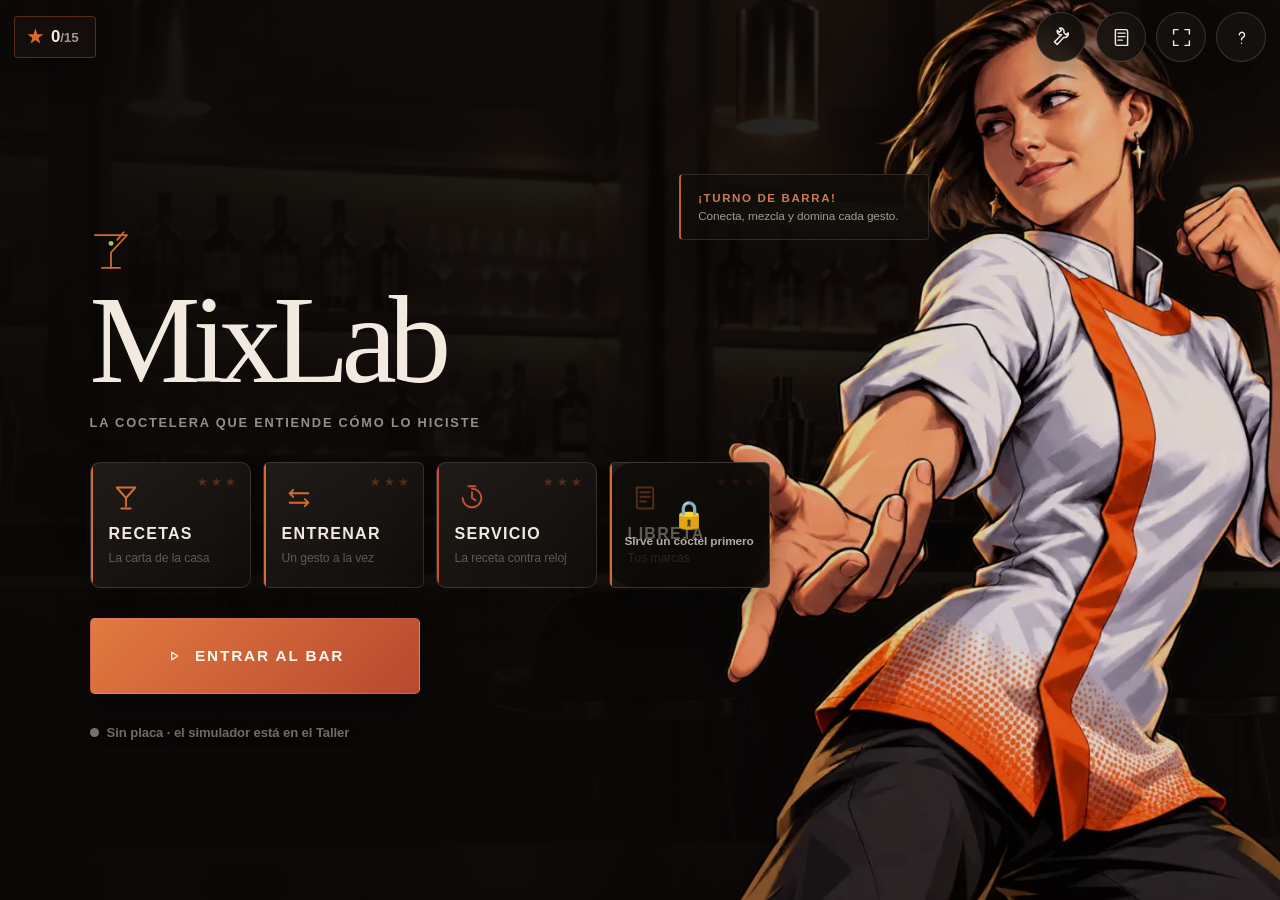
<file: app/index.html>
<!DOCTYPE html>
<html lang="es">
<head>
<meta charset="utf-8">
<meta name="viewport" content="width=device-width, initial-scale=1, viewport-fit=cover">
<title>MixLab · Coctelería TinyML</title>
<meta name="description" content="La coctelera que te enseña: gestos de bartender reconocidos con un sensor inercial y TinyML.">
<meta name="theme-color" content="#120c07">

<!-- Pantalla completa al añadir a la pantalla de inicio en iPad y iPhone -->
<meta name="mobile-web-app-capable" content="yes">
<meta name="apple-mobile-web-app-capable" content="yes">
<meta name="apple-mobile-web-app-status-bar-style" content="black-translucent">
<meta name="apple-mobile-web-app-title" content="MixLab">

<link rel="icon" href="data:image/svg+xml,%3Csvg xmlns='http://www.w3.org/2000/svg' viewBox='0 0 64 64'%3E%3Crect width='64' height='64' rx='14' fill='%23120c07'/%3E%3Cpath d='M15 17h34L36 33v13h9v4H19v-4h9V33z' fill='none' stroke='%23f5b942' stroke-width='3.4' stroke-linejoin='round'/%3E%3C/svg%3E">

<!-- La foto de fondo se precarga: es lo primero que se ve y lo único pesado -->
<link rel="preload" as="image" href="img/bar-1280.webp"
      imagesrcset="img/bar-640.webp 640w, img/bar-960.webp 960w, img/bar-1280.webp 1280w, img/bar-1672.webp 1672w"
      imagesizes="100vw">
<link rel="stylesheet" href="css/base.css">
<link rel="stylesheet" href="css/landing.css">
<link rel="stylesheet" href="css/motion.css">
</head>

<body>

<!-- ══════════════ FONDO ══════════════ -->
<div class="fondo" aria-hidden="true">
  <picture>
    <source type="image/webp"
            srcset="img/bar-640.webp 640w, img/bar-960.webp 960w, img/bar-1280.webp 1280w, img/bar-1672.webp 1672w"
            sizes="100vw">
    <img src="img/bar-1280.jpg"
         srcset="img/bar-640.jpg 640w, img/bar-960.jpg 960w, img/bar-1280.jpg 1280w, img/bar-1672.jpg 1672w"
         sizes="100vw" alt="" decoding="async" fetchpriority="high">
  </picture>
  <div class="fondo__velo"></div>
</div>

<aside class="landing-coach" aria-label="Coach de MixLab">
  <span class="landing-coach__halo" aria-hidden="true"></span>
  <img src="img/coach/coach-welcome-confident.webp"
       alt="La coach de MixLab te invita a comenzar"
       width="768" height="1152" decoding="async">
  <p class="landing-coach__bubble"><b>¡Turno de barra!</b><span>Conecta, mezcla y domina cada gesto.</span></p>
</aside>

<!-- ══════════════ HUD SUPERIOR ══════════════ -->
<header class="hud">
  <div class="chapa" id="chapaEstrellas" title="Estrellas conseguidas">
    <span class="chapa__ico" aria-hidden="true">★</span>
    <span class="chapa__n"><span id="nEstrellas">0</span><small>/15</small></span>
  </div>

  <nav class="redondos" aria-label="Accesos">
    <a class="redondo redondo--verde" href="consola.html#taller" aria-label="Taller de sensores" data-tip="Taller">
      <svg class="icon" aria-hidden="true" viewBox="0 0 24 24"><path d="M14.7 6.3a4 4 0 0 0-5-5L12 3.6 9.6 6 7.3 3.7a4 4 0 0 0 5 5L4 17l3 3 7.7-8.3a4 4 0 0 0 5-5L17.4 9 15 6.6z"/></svg>
    </a>
    <a class="redondo redondo--azul" href="consola.html#progreso" aria-label="Tu libreta" data-tip="Libreta">
      <svg class="icon" aria-hidden="true" viewBox="0 0 24 24"><path d="M5 3h12a2 2 0 0 1 2 2v16H7a2 2 0 0 1-2-2zM8 7h8M8 11h8M8 15h5"/></svg>
    </a>
    <button class="redondo redondo--dorado" type="button" id="btnPantalla" aria-label="Pantalla completa" data-tip="Pantalla">
      <svg class="icon" aria-hidden="true" viewBox="0 0 24 24"><path d="M8 3H3v5M16 3h5v5M21 16v5h-5M8 21H3v-5"/></svg>
    </button>
    <button class="redondo redondo--rojo" type="button" id="btnComo" aria-label="Cómo funciona"
            aria-expanded="false" aria-controls="hojaComo" data-tip="Ayuda">
      <svg class="icon" aria-hidden="true" viewBox="0 0 24 24"><path d="M9.5 9a3 3 0 1 1 4.5 2.6c-1.4.8-2 1.4-2 2.9M12 18.5h.01"/></svg>
    </button>
  </nav>
</header>

<!-- ══════════════ CONTENIDO ══════════════ -->
<main class="salon">

  <div class="marca">
    <svg class="marca__copa" viewBox="0 0 120 130" aria-hidden="true">
      <g fill="none" stroke="currentColor" stroke-width="5" stroke-linecap="round" stroke-linejoin="round">
        <path d="M14 20h92L60 70v44"/>
        <path d="M34 114h52"/>
        <path d="M96 12 78 34"/>
      </g>
      <circle cx="60" cy="44" r="7" fill="#9bcf4a"/>
    </svg>
    <h1 class="marca__nombre">MixLab</h1>
    <p class="marca__lema">La coctelera que entiende cómo lo hiciste</p>
  </div>

  <!-- tarjetas grandes, pensadas para dedo -->
  <nav class="platos" aria-label="Modos de juego">

    <a class="plato plato--ambar" href="consola.html#recetas">
      <span class="plato__medallas" id="med-recetas" aria-hidden="true"></span>
      <span class="plato__ico" aria-hidden="true"><svg class="icon" viewBox="0 0 24 24"><path d="M4 3h16l-8 9zM12 12v7M8 21h8"/></svg></span>
      <span class="plato__nombre">Recetas</span>
      <span class="plato__nota">La carta de la casa</span>
    </a>

    <a class="plato plato--verde" href="consola.html#entrenar">
      <span class="plato__medallas" id="med-entrenar" aria-hidden="true"></span>
      <span class="plato__ico" aria-hidden="true"><svg class="icon" viewBox="0 0 24 24"><path d="M4 8h16M4 8l3-3M4 8l3 3M20 16H4M20 16l-3-3M20 16l-3 3"/></svg></span>
      <span class="plato__nombre">Entrenar</span>
      <span class="plato__nota">Un gesto a la vez</span>
    </a>

    <a class="plato plato--rojo" href="consola.html#jugar">
      <span class="plato__medallas" id="med-jugar" aria-hidden="true"></span>
      <span class="plato__ico" aria-hidden="true"><svg class="icon" viewBox="0 0 24 24"><path d="M12 7v5l3 2M9 2h6M12 4a8 8 0 1 1-8 8"/></svg></span>
      <span class="plato__nombre">Servicio</span>
      <span class="plato__nota">La receta contra reloj</span>
    </a>

    <a class="plato plato--azul" href="consola.html#progreso" id="platoLibreta">
      <span class="plato__medallas" id="med-libreta" aria-hidden="true"></span>
      <span class="plato__ico" aria-hidden="true"><svg class="icon" viewBox="0 0 24 24"><path d="M5 3h12a2 2 0 0 1 2 2v16H7a2 2 0 0 1-2-2zM8 7h8M8 11h8M8 15h5"/></svg></span>
      <span class="plato__nombre">Libreta</span>
      <span class="plato__nota">Tus marcas</span>
      <span class="plato__candado" hidden aria-hidden="true">
        <span class="plato__candado-ico">🔒</span>
        <b>Sirve un cóctel primero</b>
      </span>
    </a>

  </nav>

  <a class="grande" href="consola.html">
    <svg class="icon grande__ico" aria-hidden="true" viewBox="0 0 24 24"><path d="m9 7 8 5-8 5z"/></svg>
    <span class="grande__txt">Entrar al bar</span>
  </a>

  <p class="firma">
    <span class="firma__punto" id="puntoPlaca" data-estado="off" aria-hidden="true"></span>
    <span id="textoPlaca">Sin placa · el simulador está en el Taller</span>
  </p>

</main>

<!-- ══════════════ HOJA: CÓMO FUNCIONA ══════════════ -->
<div class="velo" id="veloHoja" hidden></div>

<section class="hoja" id="hojaComo" role="dialog" aria-modal="true" aria-labelledby="hojaTitulo" hidden>
  <div class="hoja__asa" aria-hidden="true"></div>
  <h2 class="hoja__titulo" id="hojaTitulo">Cómo funciona</h2>

  <ol class="pasos-ayuda">
    <li>
      <span class="pasos-ayuda__n">1</span>
      <span><b>Conecta la coctelera.</b> Lleva un Arduino con sensor de movimiento.
      ¿No la tienes a mano? En el <b>Taller</b> hay un simulador que finge los gestos.</span>
    </li>
    <li>
      <span class="pasos-ayuda__n">2</span>
      <span><b>Elige un cóctel.</b> Cada paso de la receta es un gesto de bartender:
      agitar, remover, servir, macerar o colar.</span>
    </li>
    <li>
      <span class="pasos-ayuda__n">3</span>
      <span><b>Prepáralo.</b> La placa reconoce el gesto y manda el resultado.
      La app cronometra, puntúa y reparte estrellas.</span>
    </li>
  </ol>

  <p class="hoja__pie">
    El modelo corre <b>dentro del Arduino</b>, no aquí: esta app solo representa
    lo que la placa decide.
  </p>

  <button class="grande grande--suave" type="button" data-cerrar-hoja>Entendido</button>
</section>

<!-- protocol.js y game.js traen CLASES, RECETAS y la Libreta: la portada
     lee las marcas de ahí en vez de reimplementar el formato de guardado. -->
<script src="js/protocol.js"></script>
<script src="js/game.js"></script>
<script src="js/landing.js"></script>
</body>
</html>
</file>
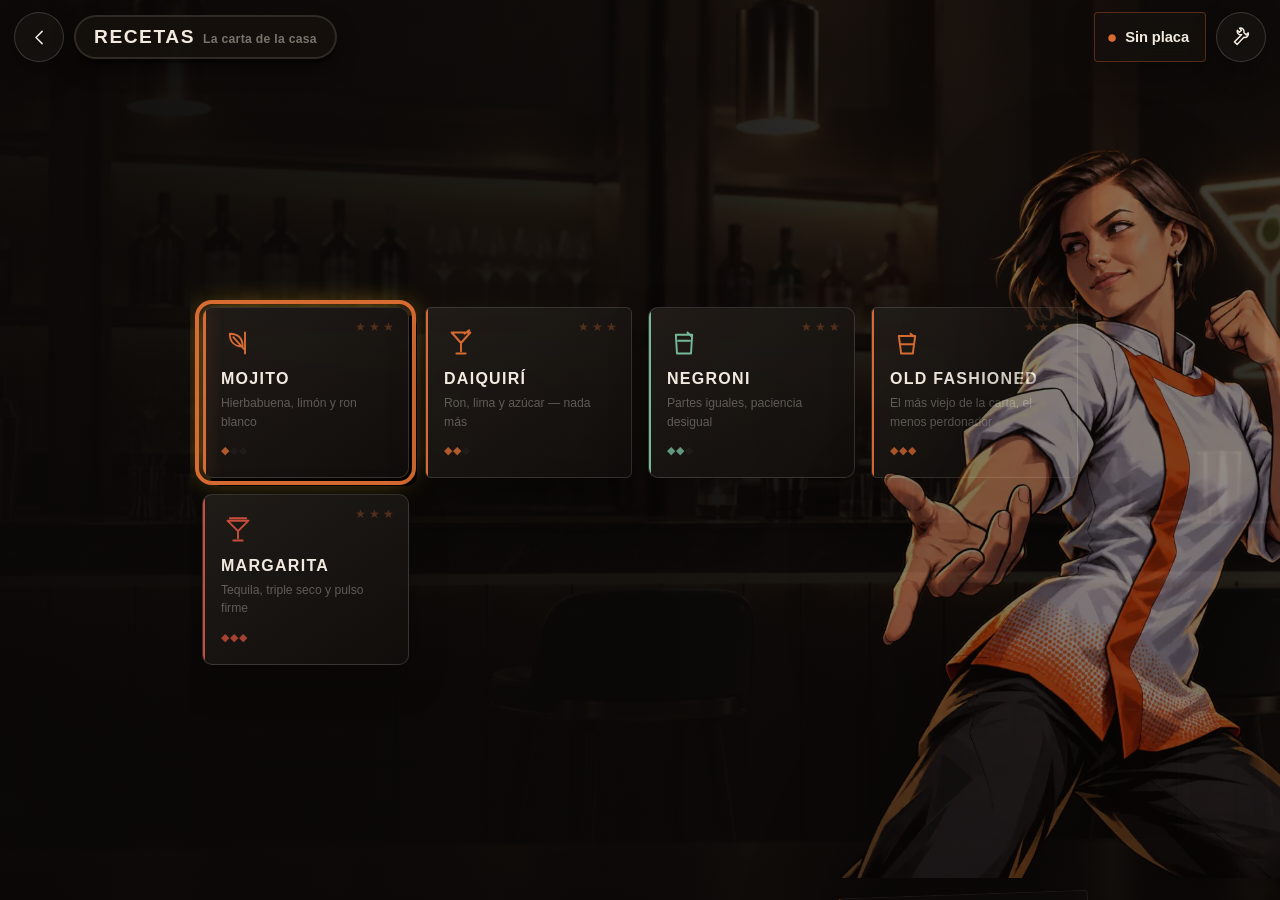
<file: app/consola.html>
<!DOCTYPE html>
<html lang="es">
<head>
<meta charset="utf-8">
<meta name="viewport" content="width=device-width, initial-scale=1, viewport-fit=cover">
<title>MixLab · Coctelería TinyML</title>
<meta name="description" content="Recetas, entrenamiento de gestos y taller de sensores de MixLab.">
<meta name="theme-color" content="#120c07">
<meta name="mobile-web-app-capable" content="yes">
<meta name="apple-mobile-web-app-capable" content="yes">
<meta name="apple-mobile-web-app-status-bar-style" content="black-translucent">
<link rel="icon" href="data:image/svg+xml,%3Csvg xmlns='http://www.w3.org/2000/svg' viewBox='0 0 64 64'%3E%3Crect width='64' height='64' rx='14' fill='%23120c07'/%3E%3Cpath d='M15 17h34L36 33v13h9v4H19v-4h9V33z' fill='none' stroke='%23f5b942' stroke-width='3.4' stroke-linejoin='round'/%3E%3C/svg%3E">
<link rel="stylesheet" href="css/base.css">
<link rel="stylesheet" href="css/app.css">
<link rel="stylesheet" href="css/motion.css">
</head>

<body>

<div class="fondo fondo--hondo" aria-hidden="true">
  <picture>
    <source type="image/webp"
            srcset="img/bar-640.webp 640w, img/bar-960.webp 960w, img/bar-1280.webp 1280w, img/bar-1672.webp 1672w"
            sizes="100vw">
    <img src="img/bar-1280.jpg"
         srcset="img/bar-640.jpg 640w, img/bar-960.jpg 960w, img/bar-1280.jpg 1280w, img/bar-1672.jpg 1672w"
         sizes="100vw" alt="" decoding="async" fetchpriority="high">
  </picture>
  <div class="fondo__velo"></div>
</div>

<!-- ══════════════════════════ HUD ══════════════════════════ -->
<header class="hud">
  <button class="redondo redondo--humo" type="button" id="btnAtras" aria-label="Volver">
    <svg class="icon" aria-hidden="true" viewBox="0 0 24 24"><path d="m15 5-7 7 7 7"/></svg>
  </button>

  <span class="titulo">
    <span class="titulo__txt" id="tituloTxt">Recetas</span>
    <span class="titulo__nota" id="tituloNota">La carta de la casa</span>
  </span>

  <div class="hud__dcha">
    <span class="chapa chapa--humo" id="chapaPlaca" role="status" aria-live="polite">
      <span class="chapa__ico" id="chapaPunto" aria-hidden="true">●</span>
      <span id="chapaTxt">Sin placa</span>
    </span>
    <button class="redondo redondo--verde" type="button" id="btnTaller" aria-label="Taller de sensores">
      <svg class="icon" aria-hidden="true" viewBox="0 0 24 24"><path d="M14.7 6.3a4 4 0 0 0-5-5L12 3.6 9.6 6 7.3 3.7a4 4 0 0 0 5 5L4 17l3 3 7.7-8.3a4 4 0 0 0 5-5L17.4 9 15 6.6z"/></svg>
    </button>
  </div>
</header>

<div class="escenario">

<!-- Coach visual: main.js cambia pose y ambiente según la pantalla/resultado. -->
<aside class="coach" id="coach" data-mood="welcome" aria-live="polite">
  <div class="coach__fx" aria-hidden="true">
    <svg class="coach__flames" viewBox="0 0 320 180" preserveAspectRatio="none">
      <path class="flame flame--1" d="M18 180C8 135 55 126 38 76c42 24 54 58 45 104z"/>
      <path class="flame flame--2" d="M92 180c-13-61 48-70 37-142 55 47 63 94 38 142z"/>
      <path class="flame flame--3" d="M184 180c-8-43 43-64 28-112 47 31 61 70 49 112z"/>
      <path class="flame flame--4" d="M257 180c-8-35 31-52 23-91 38 29 43 60 32 91z"/>
    </svg>
  </div>
  <img class="coach__img" id="coachImg"
       src="img/coach/coach-welcome-confident.webp"
       alt="La coach de MixLab te da la bienvenida"
       width="768" height="1152" decoding="async">
  <p class="coach__bubble" id="coachBubble"><b>Elige tu reto</b><span>Hoy vamos por una marca perfecta.</span></p>
</aside>

<!-- ══════════════════════════ RECETAS ══════════════════════════ -->
<section class="vista es-activa" data-vista="recetas">
  <div class="lienzo">
    <div class="rejilla" id="rejillaRecetas"></div>
  </div>
</section>

<!-- ══════════════════════════ ENTRENAR ══════════════════════════ -->
<section class="vista" data-vista="entrenar">
  <div class="lienzo">
    <p class="bajada" style="text-align:center">
      Elige un gesto y repítelo 10 segundos. El medidor te dice si la placa te
      está entendiendo.
    </p>
    <div class="rejilla" id="rejillaGestos"></div>
    <div id="demoEntrenar"></div>
  </div>
  <div class="zocalo">
    <button class="grande grande--verde" id="btnEntrenar" type="button" disabled><svg class="icon" viewBox="0 0 24 24"><path d="M12 3a9 9 0 1 0 9 9M12 7a5 5 0 1 0 5 5M12 12l7-7"/></svg><span>Empezar práctica</span></button>
  </div>
</section>

<!-- ══════════════════════════ SERVICIO ══════════════════════════ -->
<section class="vista" data-vista="jugar">
  <div class="lienzo" id="lienzoJugar"></div>
  <div class="zocalo" id="zocaloJugar"></div>
</section>

<!-- ══════════════════════════ LIBRETA ══════════════════════════ -->
<section class="vista" data-vista="progreso">
  <div class="lienzo" id="lienzoProgreso"></div>
  <div class="zocalo" id="zocaloProgreso"></div>
</section>

<!-- ══════════════════════════ TALLER ══════════════════════════ -->
<section class="vista" data-vista="taller">

  <nav class="taller__nav" aria-label="Secciones del taller">
    <button class="pieza es-activa" type="button" data-pest="conectar" aria-selected="true"><svg class="icon" viewBox="0 0 24 24"><path d="M7 12h10M9 8l-4 4 4 4M15 8l4 4-4 4"/></svg>Conectar</button>
    <button class="pieza" type="button" data-pest="vivo" aria-selected="false"><svg class="icon" viewBox="0 0 24 24"><path d="M3 12h4l2-6 4 12 2-6h6"/></svg>En vivo</button>
    <button class="pieza" type="button" data-pest="capturar" aria-selected="false"><svg class="icon" viewBox="0 0 24 24"><circle cx="12" cy="12" r="5"/><circle cx="12" cy="12" r="9"/></svg>Capturar</button>
    <button class="pieza" type="button" data-pest="inferir" aria-selected="false"><svg class="icon" viewBox="0 0 24 24"><path d="M8 4h8v4h4v8h-4v4H8v-4H4V8h4zM9 9h6v6H9z"/></svg>Inferencia</button>
  </nav>

  <div class="lienzo">

    <!-- ───── conectar ───── -->
    <div class="panel-t es-activa" id="p-conectar">
      <div class="nota nota--aviso panel" id="avisoSeguro" hidden>
        <strong>Esta página no está en contexto seguro.</strong>
        Web Bluetooth y Web Serial solo funcionan sobre <code>https://</code> o en
        <code>localhost</code>. Ábrela por HTTPS o usa el simulador.
      </div>

      <h1 class="t1">Conectar la placa</h1>
      <p class="bajada">Cuatro caminos, un solo formato de línea.</p>

      <div class="rejilla-t">
        <article class="panel tarjeta enchufe" data-enchufe="ble">
          <header><span class="enchufe__ico" aria-hidden="true"><svg class="icon" viewBox="0 0 24 24"><path d="m8 3 8 7-8 7V3zm0 7 8 7-8 4V10M5 7l14 10M5 17 19 7"/></svg></span><h3>Bluetooth LE</h3></header>
          <p>Nano 33 BLE, o Uno con módulo HM-10. Sin cables: es el camino de la demo.</p>
          <p class="enchufe__meta">Servicio UART Nordic · notificaciones</p>
          <button class="grande grande--chico" type="button" data-conectar="ble"><svg class="icon" viewBox="0 0 24 24"><path d="M11 4a7 7 0 1 0 0 14 7 7 0 0 0 0-14zm5 12 4 4"/></svg>Buscar dispositivo</button>
          <p class="chico" data-sin-soporte hidden>Este navegador no trae Web Bluetooth. Usa Chrome o Edge de escritorio, o Chrome en Android.</p>
        </article>

        <article class="panel tarjeta enchufe" data-enchufe="wifi">
          <header><span class="enchufe__ico" aria-hidden="true"><svg class="icon" viewBox="0 0 24 24"><path d="M3 9a14 14 0 0 1 18 0M6 13a9 9 0 0 1 12 0M9.5 17a4 4 0 0 1 5 0M12 20h.01"/></svg></span><h3>WiFi</h3></header>
          <p>Uno R4 WiFi o ESP32 sirviendo un WebSocket en la red local.</p>
          <label class="campo">
            <span class="campo__et">Dirección del WebSocket</span>
            <input type="text" id="wsUrl" value="ws://192.168.1.50:81" spellcheck="false" autocomplete="off">
          </label>
          <button class="grande grande--chico" type="button" data-conectar="wifi"><svg class="icon" viewBox="0 0 24 24"><path d="M8 12h8M13 8l4 4-4 4M5 4v16"/></svg>Conectar</button>
          <p class="chico" id="avisoMixto" hidden>
            Página en HTTPS: el navegador bloquea <code>ws://</code> sin cifrar.
            Sirve la app por HTTP local o pon el WebSocket detrás de TLS.
          </p>
        </article>

        <article class="panel tarjeta enchufe" data-enchufe="serial">
          <header><span class="enchufe__ico" aria-hidden="true"><svg class="icon" viewBox="0 0 24 24"><path d="M12 3v14M9 6l3-3 3 3M12 12l-4 3M8 15H5M12 9l4 3M16 12h3v3"/></svg></span><h3>Serial USB</h3></header>
          <p>Cable directo. Cómodo para desarrollo y calibración.</p>
          <p class="enchufe__meta">115200 baudios · 8N1</p>
          <button class="grande grande--chico" type="button" data-conectar="serial"><svg class="icon" viewBox="0 0 24 24"><path d="M6 4h12v12H6zM9 20h6M12 16v4"/></svg>Elegir puerto</button>
          <p class="chico" data-sin-soporte hidden>Este navegador no trae Web Serial. Usa Chrome o Edge de escritorio.</p>
          <p class="chico">
            Ojo: la guía exige que la placa <strong>no esté conectada al PC</strong> durante
            la entrega. Esta vía es solo para desarrollar.
          </p>
        </article>

        <article class="panel tarjeta enchufe" data-enchufe="sim">
          <header><span class="enchufe__ico" aria-hidden="true"><svg class="icon" viewBox="0 0 24 24"><path d="M5 5h14v14H5zM8 8h.01M16 8h.01M8 16h.01M16 16h.01M12 12h.01"/></svg></span><h3>Simulador</h3></header>
          <p>Gestos sintéticos con ruido. Sirve para jugar y probar sin hardware.</p>
          <label class="campo">
            <span class="campo__et">Gesto a simular</span>
            <select id="simGesto"></select>
          </label>
          <button class="grande grande--chico" type="button" data-conectar="sim"><svg class="icon" viewBox="0 0 24 24"><path d="m9 7 8 5-8 5z"/></svg>Arrancar simulador</button>
        </article>
      </div>

      <h2 class="t2">Formato que espera la app</h2>
      <pre class="codigo"><code>D,&lt;t_ms&gt;,&lt;ax&gt;,&lt;ay&gt;,&lt;az&gt;,&lt;gx&gt;,&lt;gy&gt;,&lt;gz&gt;   ← muestra con marca de tiempo
&lt;ax&gt;,&lt;ay&gt;,&lt;az&gt;,&lt;gx&gt;,&lt;gy&gt;,&lt;gz&gt;                 ← muestra suelta
I,&lt;clase&gt;,&lt;confianza&gt;                        ← inferencia (0..1)
H,&lt;placa&gt;,&lt;frecuencia_hz&gt;                    ← saludo al conectar</code></pre>
      <p class="bajada">Aceleración en <strong>g</strong>, giro en <strong>°/s</strong>.</p>
    </div>

    <!-- ───── en vivo ───── -->
    <div class="panel-t" id="p-vivo">
      <div class="placas">
        <div class="panel placa"><span class="placa__et">Muestras</span><span class="placa__n" id="nMuestras">0</span></div>
        <div class="panel placa"><span class="placa__et">Frecuencia real</span><span class="placa__n"><span id="nHz">0</span> <small>Hz</small></span></div>
        <div class="panel placa"><span class="placa__et">|Aceleración|</span><span class="placa__n"><span id="nAcc">0.00</span> <small>g</small></span></div>
        <div class="panel placa"><span class="placa__et">|Giro|</span><span class="placa__n"><span id="nGyr">0</span> <small>°/s</small></span></div>
      </div>

      <div class="barra-util">
        <label class="campo campo--linea">
          <span class="campo__et">Ventana</span>
          <select id="selVentana">
            <option value="2">2 s</option>
            <option value="5" selected>5 s</option>
            <option value="10">10 s</option>
          </select>
        </label>
        <button class="pieza" id="btnPausa" type="button" aria-pressed="false"><svg class="icon" viewBox="0 0 24 24"><path d="M8 5v14M16 5v14"/></svg>Pausar</button>
        <button class="pieza" id="btnTabla" type="button" aria-pressed="false" aria-controls="tablaVivo"><svg class="icon" viewBox="0 0 24 24"><path d="M4 5h16v14H4zM4 10h16M10 5v14"/></svg>Ver tabla</button>
      </div>

      <figure class="figura panel viz-root">
        <figcaption>
          <h3>Acelerómetro</h3>
          <p>Aceleración por eje, en g. La gravedad aporta 1 g constante al eje vertical.</p>
        </figcaption>
        <div class="leyenda" id="leyendaAcc"></div>
        <div class="lienzo-holder">
          <canvas id="lienzoAcc" role="img" aria-label="Gráfica en vivo de aceleración en los ejes X, Y y Z"></canvas>
          <div class="readout" id="readoutAcc" hidden></div>
        </div>
      </figure>

      <figure class="figura panel viz-root">
        <figcaption>
          <h3>Giroscopio</h3>
          <p>Velocidad angular por eje, en grados por segundo.</p>
        </figcaption>
        <div class="leyenda" id="leyendaGyr"></div>
        <div class="lienzo-holder">
          <canvas id="lienzoGyr" role="img" aria-label="Gráfica en vivo de velocidad angular en los ejes X, Y y Z"></canvas>
          <div class="readout" id="readoutGyr" hidden></div>
        </div>
      </figure>

      <div id="tablaVivo" hidden>
        <h3 class="t3">Últimas 12 muestras</h3>
        <table class="datos">
          <caption class="solo-lectores">Valores numéricos recientes del sensor</caption>
          <thead>
            <tr><th scope="col">t (ms)</th>
                <th scope="col">aX</th><th scope="col">aY</th><th scope="col">aZ</th>
                <th scope="col">gX</th><th scope="col">gY</th><th scope="col">gZ</th></tr>
          </thead>
          <tbody id="cuerpoTablaVivo"></tbody>
        </table>
      </div>
    </div>

    <!-- ───── capturar ───── -->
    <div class="panel-t" id="p-capturar">
      <h1 class="t1">Grabar dataset</h1>
      <p class="bajada">
        Cada toma se etiqueta y se exporta en CSV listo para Edge Impulse. Graba
        varias repeticiones por clase, y que grabe cada integrante.
      </p>

      <div class="grabar">
        <div class="panel tarjeta">
          <label class="campo">
            <span class="campo__et">Clase</span>
            <select id="recClase"></select>
          </label>
          <div class="dos">
            <label class="campo">
              <span class="campo__et">Duración (s)</span>
              <input type="number" id="recDur" value="3" min="1" max="20" step="1" inputmode="numeric">
            </label>
            <label class="campo">
              <span class="campo__et">Cuenta atrás (s)</span>
              <input type="number" id="recEspera" value="3" min="0" max="10" step="1" inputmode="numeric">
            </label>
          </div>
          <label class="campo">
            <span class="campo__et">Quién graba <span class="campo__opt">(va en el archivo)</span></span>
            <input type="text" id="recQuien" placeholder="cesar" spellcheck="false" autocomplete="off">
          </label>
          <button class="grande btn-grabar" id="btnGrabar" type="button" disabled><svg class="icon" viewBox="0 0 24 24"><circle cx="12" cy="12" r="5"/></svg><span>Grabar toma</span></button>
          <p class="chico" id="pistaGrabar">Conecta una fuente para empezar.</p>
        </div>

        <div class="panel tablado" id="tablado">
          <div class="tablado__n" id="tabladoN">—</div>
          <div class="tablado__t" id="tabladoT">Sin grabar</div>
          <span class="tablado__via"><span class="tablado__lleno" id="tabladoLleno"></span></span>
        </div>
      </div>

      <h2 class="t2">Tomas guardadas <span class="chapa chapa--humo" id="nTomas">0</span></h2>
      <div class="barras" id="equilibrio" aria-label="Tomas por clase"></div>

      <div class="barra-util">
        <button class="pieza" id="btnCsv" type="button" disabled><svg class="icon" viewBox="0 0 24 24"><path d="M12 3v12M8 11l4 4 4-4M5 20h14"/></svg>CSV</button>
        <button class="pieza" id="btnJson" type="button" disabled><svg class="icon" viewBox="0 0 24 24"><path d="M12 3v12M8 11l4 4 4-4M5 20h14"/></svg>JSON</button>
        <button class="pieza pieza--danger" id="btnBorrarTomas" type="button" hidden><svg class="icon" viewBox="0 0 24 24"><path d="M4 7h16M9 7V4h6v3M7 7l1 14h8l1-14M10 11v6M14 11v6"/></svg>Borrar todas</button>
      </div>

      <div class="tomas" id="tomas"></div>
      <p class="vacio" id="tomasVacio">Todavía no hay tomas. Graba la primera arriba.</p>
    </div>

    <!-- ───── inferencia ───── -->
    <div class="panel-t" id="p-inferir">
      <h1 class="t1">Inferencia en la placa</h1>
      <p class="bajada">
        Lo que llega en líneas <code>{"g":"agitar","p":0.87}</code> (o
        <code>I,&lt;clase&gt;,&lt;confianza&gt;</code>). El modelo corre en el Arduino:
        la app solo representa el resultado.
      </p>

      <p class="chico">
        <button type="button" data-modo="i"><svg class="icon" viewBox="0 0 24 24"><path d="M8 4h8v4h4v8h-4v4H8v-4H4V8h4z"/></svg>Modo inferencia</button>
        <button type="button" data-modo="s"><svg class="icon" viewBox="0 0 24 24"><path d="M3 12h4l2-6 4 12 2-6h6"/></svg>Modo señal cruda</button>
        <span id="modoPista">La placa arranca en inferencia.</span>
      </p>

      <div class="infiere">
        <div class="panel infiere__ahora">
          <span class="infiere__et">Gesto detectado</span>
          <span class="infiere__cl" id="infClase">—</span>
          <div class="medidor" id="medidorTaller">
            <div class="medidor__marco"><div class="medidor__liquido" id="infLleno"></div></div>
            <div class="medidor__pie"><span>confianza</span><b id="infConf">0 %</b></div>
          </div>
          <span class="infiere__edad" id="infEdad">Sin datos de inferencia</span>
        </div>

        <div class="panel tarjeta">
          <h3 class="t3">Historial</h3>
          <ol class="historia" id="infHistoria"></ol>
          <p class="vacio" id="infVacio">Aún no llega ninguna inferencia.</p>
        </div>
      </div>
    </div>

  </div>
</section>

</div><!-- /escenario -->

<!-- ══════════════════════════ HOJA DE RECETA ══════════════════════════ -->
<div class="velo" id="veloHoja" hidden></div>
<section class="hoja" id="hojaReceta" role="dialog" aria-modal="true" aria-labelledby="hojaTitulo" hidden>
  <div class="hoja__asa" aria-hidden="true"></div>
  <h2 class="hoja__titulo" id="hojaTitulo">—</h2>
  <p class="hoja__nota" id="hojaNota"></p>
  <ol class="receta" id="hojaPasos" style="max-width:none"></ol>
  <div class="zocalo" style="max-width:none">
    <button class="grande grande--suave grande--chico" type="button" data-cerrar-hoja style="flex:0 0 auto"><svg class="icon" viewBox="0 0 24 24"><path d="m6 6 12 12M18 6 6 18"/></svg>Cerrar</button>
    <button class="grande" type="button" id="btnServirHoja" data-servir><svg class="icon" viewBox="0 0 24 24"><path d="m9 7 8 5-8 5z"/></svg>Servir</button>
  </div>
</section>

<div class="recado" id="recado" role="status" aria-live="polite" hidden></div>

<script src="js/protocol.js"></script>
<script src="js/transports.js"></script>
<script src="js/chart.js"></script>
<script src="js/recorder.js"></script>
<script src="js/game.js"></script>
<script src="js/main.js"></script>
</body>
</html>
</file>
<file: app/css/base.css>
/* ============================================================================
   base.css — lo que comparten la portada y la consola
   Tokens, fondo de bar, y las piezas de interfaz gordas: botones circulares,
   botón grande, tarjetas con relieve, chapas y hojas.
   ========================================================================== */

:root {
  color-scheme: dark;

  /* --- colores de juego --- */
  --ambar:     #f0a32a;  --ambar-osc: #a8660d;
  --verde:     #35a06a;  --verde-osc: #1d6742;
  --rojo:      #d9564a;  --rojo-osc:  #96301f;
  --azul:      #3f88c5;  --azul-osc:  #235a8c;
  --dorado:    #f5b942;  --oro-osc:   #96700f;
  --morado:    #8a6bc4;  --morado-osc:#523d80;

  /* --- superficies --- */
  --noche:     #120c07;
  --panel:     #17120d;          /* fondo sólido de panel y de gráfica */
  --panel-alto:#221a13;
  --filo:      rgba(255,255,255,.14);

  /* --- tintas --- */
  --crema:     #fff8ec;
  --humo:      rgba(255, 248, 236, .74);
  --humo-2:    rgba(255, 248, 236, .52);

  --borde:  3px;
  --r-card: 26px;
  --r:      18px;
  --r-sm:   12px;

  --seg-t: env(safe-area-inset-top, 0px);
  --seg-b: env(safe-area-inset-bottom, 0px);
  --seg-l: env(safe-area-inset-left, 0px);
  --seg-r: env(safe-area-inset-right, 0px);

  /* Fuente redondeada: en iPad y iPhone sale la del sistema, que es justo
     el tipo gordito que pide esta interfaz. */
  --redonda: ui-rounded, "SF Pro Rounded", -apple-system, "Segoe UI Variable Display",
             "Hiragino Maru Gothic ProN", "Arial Rounded MT Bold", system-ui, sans-serif;
  --mono: ui-monospace, SFMono-Regular, "SF Mono", Menlo, Consolas, monospace;
}

/* --- tokens de visualización: los lee chart.js ---
   Validados contra la superficie de panel #17120d: los tres ejes pasan
   3:1 de contraste y las distancias de daltonismo. */
.viz-root {
  --surface-1:      #17120d;
  --viz-grid:       #2c231a;
  --viz-axis:       #463829;
  --text-primary:   #fff8ec;
  --text-secondary: rgba(255,248,236,.62);
  --series-1: #3987e5;   /* eje X */
  --series-2: #d95926;   /* eje Y */
  --series-3: #199e70;   /* eje Z */
}

/* ============================================================ reset */
*, *::before, *::after { box-sizing: border-box; }

/* El atributo [hidden] vale display:none en la hoja del navegador, que
   pierde contra cualquier regla de clase con display propio: un
   .btn { display:inline-flex } deja el botón a la vista aunque el JS le
   ponga hidden. Esta regla lo zanja para toda la hoja. */
[hidden] { display: none !important; }

@media (prefers-reduced-motion: reduce) {
  *, *::before, *::after { animation-duration: .001ms !important; transition-duration: .001ms !important; }
}

html, body { height: 100%; }

body {
  margin: 0;
  background: var(--noche);
  color: var(--crema);
  font-family: var(--redonda);
  font-size: 16px;
  line-height: 1.4;
  -webkit-text-size-adjust: 100%;
  -webkit-tap-highlight-color: transparent;
  overscroll-behavior: none;
}

a { text-decoration: none; color: inherit; }
button { font: inherit; color: inherit; }
canvas { display: block; }

:where(a, button, input, select, [tabindex]):focus-visible {
  outline: 3px solid var(--dorado);
  outline-offset: 3px;
  border-radius: 8px;
}

.solo-lectores {
  position: absolute; width: 1px; height: 1px; padding: 0; margin: -1px;
  overflow: hidden; clip: rect(0 0 0 0); white-space: nowrap; border: 0;
}

/* ============================================================ fondo */
.fondo { position: fixed; inset: 0; z-index: 0; }

.fondo img {
  width: 100%; height: 100%;
  object-fit: cover;
  object-position: 62% 42%;
  /* Miniatura borrosa de 200 bytes detrás: evita el fogonazo negro mientras
     baja la foto de verdad. */
  background: url("[data-uri]") center/cover no-repeat;
}

/* Velo: sin blur a propósito. Un backdrop-filter a pantalla completa cuesta
   caro en iPad; un par de degradados dan el mismo contraste gratis. */
.fondo__velo {
  position: absolute; inset: 0;
  background:
    linear-gradient(180deg, rgba(10,6,3,.74) 0%, rgba(10,6,3,.20) 28%, rgba(10,6,3,.40) 64%, rgba(10,6,3,.88) 100%),
    radial-gradient(120% 80% at 50% 38%, transparent 38%, rgba(10,6,3,.48) 100%);
}

/* La consola tiene mucho más contenido encima: necesita la foto más apagada
   o los paneles se pelean con las botellas del fondo. */
.fondo--hondo .fondo__velo {
  background:
    linear-gradient(180deg, rgba(10,6,3,.88) 0%, rgba(10,6,3,.72) 40%, rgba(10,6,3,.90) 100%),
    radial-gradient(120% 80% at 50% 30%, rgba(10,6,3,.35) 0%, rgba(10,6,3,.78) 100%);
}

/* En vertical estrecho la foto se recorta mucho por los lados: este encuadre
   deja la estantería iluminada, no el mueble oscuro. */
@media (orientation: portrait) and (max-width: 620px) {
  .fondo img { object-position: 57% 32%; }
}

/* ============================================================ piezas gordas */

/* --- botón circular --- */
.redondo {
  width: 56px; height: 56px; flex: none;
  display: grid; place-items: center;
  border-radius: 50%;
  border: var(--borde) solid rgba(255,255,255,.92);
  font-size: 1.35rem; cursor: pointer; color: #fff;
  box-shadow: 0 5px 0 rgba(0,0,0,.38), 0 10px 22px rgba(0,0,0,.45),
              inset 0 3px 0 rgba(255,255,255,.42);
  transition: transform .12s ease, box-shadow .12s ease;
  touch-action: manipulation;
}
.redondo > * { filter: drop-shadow(0 1px 1px rgba(0,0,0,.45)); line-height: 1; }
.redondo:active { transform: translateY(4px); box-shadow: 0 1px 0 rgba(0,0,0,.38), 0 4px 10px rgba(0,0,0,.4), inset 0 3px 0 rgba(255,255,255,.42); }
.redondo:disabled { opacity: .4; cursor: not-allowed; }

.redondo--verde  { background: linear-gradient(180deg, #5fc994, var(--verde) 46%, var(--verde-osc)); }
.redondo--azul   { background: linear-gradient(180deg, #78b6e8, var(--azul) 46%, var(--azul-osc)); }
.redondo--dorado { background: linear-gradient(180deg, #ffd978, var(--dorado) 46%, var(--oro-osc)); color: #40290a; }
.redondo--rojo   { background: linear-gradient(180deg, #ef8b7e, var(--rojo) 46%, var(--rojo-osc)); font-weight: 900; }
.redondo--morado { background: linear-gradient(180deg, #ab92dd, var(--morado) 46%, var(--morado-osc)); }
.redondo--humo   { background: linear-gradient(180deg, #4a423a, #2a241e 46%, #17120e); border-color: rgba(255,255,255,.4); }

/* --- botón grande --- */
.grande {
  display: inline-flex; align-items: center; justify-content: center; gap: 12px;
  width: 100%; min-height: 66px; padding: 15px 28px;
  border: var(--borde) solid rgba(255,255,255,.95);
  border-radius: 999px; cursor: pointer;
  background: linear-gradient(180deg, #ffd978, var(--dorado) 46%, var(--oro-osc));
  color: #3a2405;
  font-size: clamp(1.05rem, 4.2vw, 1.3rem); font-weight: 800;
  box-shadow: 0 7px 0 rgba(0,0,0,.42), 0 16px 34px rgba(0,0,0,.5),
              inset 0 3px 0 rgba(255,255,255,.62);
  transition: transform .12s ease, box-shadow .12s ease;
  touch-action: manipulation;
}
.grande:active:not(:disabled) { transform: translateY(6px); box-shadow: 0 1px 0 rgba(0,0,0,.42), 0 6px 14px rgba(0,0,0,.45), inset 0 3px 0 rgba(255,255,255,.62); }
.grande:disabled { opacity: .45; cursor: not-allowed; }
.grande__ico { font-size: .9em; }

.grande--verde { background: linear-gradient(180deg, #62c894, var(--verde) 46%, var(--verde-osc)); color: #042416; }
.grande--rojo  { background: linear-gradient(180deg, #ef8b7e, var(--rojo) 46%, var(--rojo-osc)); color: #fff; }
.grande--suave { background: linear-gradient(180deg, #4a423a, #2a241e 46%, #17120e); color: var(--crema); border-color: rgba(255,255,255,.35); }
.grande--chico { min-height: 52px; font-size: .96rem; padding: 12px 20px; }

/* --- botón mediano, para barras de herramientas --- */
.pieza {
  display: inline-flex; align-items: center; justify-content: center; gap: 7px;
  min-height: 48px; padding: 11px 18px; cursor: pointer;
  border-radius: 999px; border: 2px solid rgba(255,255,255,.28);
  background: linear-gradient(180deg, #3b332b, #241d17);
  color: var(--crema); font-size: .9rem; font-weight: 700;
  box-shadow: 0 4px 0 rgba(0,0,0,.4), inset 0 2px 0 rgba(255,255,255,.16);
  transition: transform .12s ease, box-shadow .12s ease;
  touch-action: manipulation;
}
.pieza:active:not(:disabled) { transform: translateY(3px); box-shadow: 0 1px 0 rgba(0,0,0,.4), inset 0 2px 0 rgba(255,255,255,.16); }
.pieza:disabled { opacity: .4; cursor: not-allowed; }
.pieza[aria-pressed="true"], .pieza.es-activa {
  background: linear-gradient(180deg, #ffd978, var(--dorado) 48%, var(--oro-osc));
  border-color: rgba(255,255,255,.9); color: #3a2405;
}

/* --- chapa: pastilla de datos --- */
.chapa {
  display: inline-flex; align-items: center; gap: 8px;
  padding: 8px 16px 8px 12px; border-radius: 999px;
  border: var(--borde) solid rgba(255,255,255,.92);
  background: linear-gradient(180deg, #ffd978, var(--dorado) 48%, var(--oro-osc));
  color: #40290a; font-weight: 800; font-size: 1.05rem;
  box-shadow: 0 4px 0 rgba(0,0,0,.35), 0 10px 22px rgba(0,0,0,.45),
              inset 0 2px 0 rgba(255,255,255,.6);
}
.chapa__ico { font-size: 1.1rem; }
.chapa__n small { opacity: .62; font-size: .8em; }

.chapa--humo {
  background: linear-gradient(180deg, #3b332b, #211a14);
  border-color: rgba(255,255,255,.34); color: var(--crema);
  font-size: .92rem; font-weight: 700;
}

/* --- tarjeta con relieve --- */
.plato {
  position: relative;
  display: flex; flex-direction: column; align-items: center; justify-content: center; gap: 2px;
  min-height: 116px; padding: 14px 10px 12px;
  border-radius: var(--r-card);
  border: var(--borde) solid rgba(255,255,255,.9);
  cursor: pointer; text-align: center;
  /* El relieve gordo: sombra dura abajo + brillo dentro arriba. Al pulsar
     la tarjeta baja y la sombra se acorta, como una tecla de verdad. */
  box-shadow: 0 6px 0 rgba(0,0,0,.4), 0 14px 30px rgba(0,0,0,.5),
              inset 0 3px 0 rgba(255,255,255,.5);
  transition: transform .12s ease, box-shadow .12s ease;
  touch-action: manipulation;
}
.plato:active { transform: translateY(5px); box-shadow: 0 1px 0 rgba(0,0,0,.4), 0 6px 14px rgba(0,0,0,.45), inset 0 3px 0 rgba(255,255,255,.5); }

.plato--ambar  { background: linear-gradient(180deg, #f8c163, var(--ambar) 46%, var(--ambar-osc)); color: #3a2405; }
.plato--verde  { background: linear-gradient(180deg, #62c894, var(--verde) 46%, var(--verde-osc)); color: #062416; }
.plato--rojo   { background: linear-gradient(180deg, #ef8b7e, var(--rojo) 46%, var(--rojo-osc)); color: #370d07; }
.plato--azul   { background: linear-gradient(180deg, #7bb8e9, var(--azul) 46%, var(--azul-osc)); color: #06223a; }
.plato--morado { background: linear-gradient(180deg, #b39ce4, var(--morado) 46%, var(--morado-osc)); color: #1b1030; }

.plato__ico { font-size: clamp(1.7rem, 6vw, 2.2rem); line-height: 1; filter: drop-shadow(0 2px 2px rgba(0,0,0,.3)); }
.plato__nombre { font-size: clamp(1rem, 4vw, 1.2rem); font-weight: 800; line-height: 1.1; text-shadow: 0 1px 0 rgba(255,255,255,.35); }
.plato__nota { font-size: clamp(.72rem, 2.8vw, .82rem); font-weight: 600; opacity: .72; line-height: 1.2; }

/* medallas: tres estrellas arriba, como en los juegos de recetas */
.plato__medallas {
  position: absolute; top: 8px; left: 0; right: 0;
  display: flex; justify-content: center; gap: 3px;
  font-size: .72rem; line-height: 1;
}
.plato__medallas i { font-style: normal; opacity: .3; }
.plato__medallas i.on { opacity: 1; color: #fff8d0; text-shadow: 0 0 6px rgba(255,230,140,.95), 0 1px 1px rgba(0,0,0,.4); }

.plato__candado {
  position: absolute; inset: 0;
  display: flex; flex-direction: column; align-items: center; justify-content: center; gap: 5px;
  border-radius: calc(var(--r-card) - var(--borde));
  background: rgba(8,5,3,.62); text-align: center; padding: 0 10px;
}
.plato__candado-ico { font-size: 1.7rem; line-height: 1; }
.plato__candado b { font-size: .74rem; font-weight: 700; color: var(--humo); line-height: 1.2; }

/* El candado tapa la tarjeta entera: si el contenido de debajo sigue
   visible, el icono se monta sobre el nombre y se lee «Li🔒ta». */
.plato.es-bloqueado { filter: saturate(.5); }
.plato.es-bloqueado > :not(.plato__candado) { visibility: hidden; }

/* --- panel oscuro sobre la foto --- */
.panel {
  background: rgba(23,18,13,.82);
  border: 2px solid var(--filo);
  border-radius: var(--r);
  box-shadow: 0 10px 30px rgba(0,0,0,.45), inset 0 1px 0 rgba(255,255,255,.07);
}

/* --- hoja inferior --- */
.velo {
  position: fixed; inset: 0; z-index: 8;
  background: rgba(6,4,2,.66);
  animation: velo-entra .18s ease;
}
@keyframes velo-entra { from { opacity: 0; } }

.hoja {
  position: fixed; z-index: 9; left: 0; right: 0; bottom: 0;
  max-height: 88dvh; overflow-y: auto;
  padding: 14px calc(var(--seg-r) + 22px) calc(var(--seg-b) + 22px) calc(var(--seg-l) + 22px);
  border-radius: 30px 30px 0 0;
  border-top: var(--borde) solid rgba(255,255,255,.3);
  background: linear-gradient(180deg, #221a13, #14100c);
  box-shadow: 0 -16px 50px rgba(0,0,0,.7);
  animation: hoja-sube .26s cubic-bezier(.22,1,.36,1);
}
@keyframes hoja-sube { from { transform: translateY(100%); } }

.hoja__asa { width: 44px; height: 5px; border-radius: 3px; background: rgba(255,255,255,.28); margin: 0 auto 14px; }
.hoja__titulo { margin: 0 0 6px; font-size: 1.35rem; font-weight: 800; text-align: center; }
.hoja__nota { margin: 0 0 16px; text-align: center; color: var(--humo-2); font-size: .88rem; font-weight: 600; }

@media (min-width: 760px) and (min-height: 700px) {
  .redondo { width: 62px; height: 62px; font-size: 1.5rem; }
  .hoja {
    left: 50%; right: auto; bottom: 50%; transform: translate(-50%, 50%);
    width: min(620px, 92vw); border-radius: 30px;
    border: var(--borde) solid rgba(255,255,255,.3);
  }
  @keyframes hoja-sube { from { transform: translate(-50%, 60%); opacity: 0; } }
}

/* ============================================================ recado */
/* Va ARRIBA, bajo el HUD: abajo siempre hay un botón principal a pantalla
   completa y el aviso se le montaba encima justo cuando hay que pulsarlo. */
.recado {
  position: fixed; z-index: 30; left: 50%; top: calc(var(--seg-t) + 80px);
  transform: translate(-50%, -14px);
  padding: 12px 22px; border-radius: 999px; max-width: calc(100vw - 32px); text-align: center;
  background: linear-gradient(180deg, #3b332b, #1d1711);
  border: 2px solid rgba(255,255,255,.3); color: var(--crema);
  font-size: .9rem; font-weight: 700; box-shadow: 0 10px 30px rgba(0,0,0,.7);
  opacity: 0; transition: opacity .18s ease, transform .18s ease;
  pointer-events: none;
}
.recado.es-visible { opacity: 1; transform: translate(-50%, 0); }

/* ========================================================================
   MIXLAB COMIC UI — tinta, energía y profundidad sin dependencias externas
   ======================================================================== */
:root {
  --noche: #09090d;
  --panel: #15151d;
  --panel-alto: #22222d;
  --crema: #fffdf4;
  --humo: rgba(255,253,244,.78);
  --humo-2: rgba(255,253,244,.56);
  --filo: rgba(255,255,255,.16);
  --dorado: #ffc928;
  --ambar: #ff9d1c;
  --rojo: #ff3d34;
  --verde: #23d77c;
  --azul: #2fb8ff;
  --morado: #a76bff;
  --tinta: #07070b;
  --comic-shadow: 8px 8px 0 var(--tinta);
}

body::before {
  content: ""; position: fixed; inset: 0; z-index: 1; pointer-events: none;
  background-image: radial-gradient(circle, rgba(255,255,255,.15) 0 1px, transparent 1.6px);
  background-size: 8px 8px; opacity: .12; mix-blend-mode: overlay;
}

.comic-atmosphere { position: fixed; inset: 0; z-index: 1; overflow: hidden; pointer-events: none; }
.comic-atmosphere__burst {
  position: absolute; width: 70vmax; aspect-ratio: 1; right: -28vmax; bottom: -38vmax;
  background: repeating-conic-gradient(from 8deg, rgba(255,201,40,.13) 0 7deg, transparent 7deg 15deg);
  border-radius: 50%; animation: comic-spin 32s linear infinite;
}
.comic-atmosphere__speed {
  position: absolute; inset: 0;
  background: repeating-linear-gradient(116deg, transparent 0 58px, rgba(255,255,255,.035) 60px 62px, transparent 64px 116px);
  transform: translateX(-12%); animation: comic-speed 8s linear infinite;
}
@keyframes comic-spin { to { transform: rotate(1turn); } }
@keyframes comic-speed { to { transform: translateX(12%); } }

.fondo img { filter: saturate(.86) contrast(1.12); transform: scale(1.025); }
.fondo__velo {
  background:
    linear-gradient(105deg, rgba(6,6,10,.96) 0%, rgba(6,6,10,.72) 48%, rgba(6,6,10,.38) 100%),
    linear-gradient(180deg, rgba(5,5,8,.55), rgba(5,5,8,.92));
}
.fondo--hondo .fondo__velo {
  background:
    linear-gradient(100deg, rgba(6,6,10,.97), rgba(6,6,10,.82) 58%, rgba(6,6,10,.56)),
    radial-gradient(circle at 80% 55%, rgba(255,61,52,.12), transparent 38%);
}

.hud { isolation: isolate; }
.titulo, .chapa, .redondo, .pieza, .grande, .panel, .plato {
  backdrop-filter: blur(12px); -webkit-backdrop-filter: blur(12px);
}
.titulo, .panel {
  background: linear-gradient(145deg, rgba(28,28,38,.94), rgba(11,11,16,.9));
  border-color: rgba(255,255,255,.18);
}
.titulo { border-radius: 8px 22px 8px 22px; border-left: 5px solid var(--dorado); box-shadow: 5px 5px 0 var(--tinta); transform: skewX(-3deg); }
.titulo__txt, .titulo__nota { transform: skewX(3deg); }
.titulo__txt { letter-spacing: .04em; text-transform: uppercase; }

.redondo {
  border-radius: 12px 20px 12px 20px; border-color: #fff; transform: skewX(-6deg) rotate(-1deg);
  box-shadow: 5px 5px 0 var(--tinta), inset 0 2px 0 rgba(255,255,255,.42);
}
.redondo:hover { transform: skewX(-6deg) rotate(1deg) translateY(-3px) scale(1.04); }
.redondo:active { transform: skewX(-6deg) translate(3px,3px); box-shadow: 2px 2px 0 var(--tinta); }

.grande {
  position: relative; overflow: hidden; border-radius: 10px 26px 10px 26px; border: 3px solid #fff;
  background: linear-gradient(135deg, #fff06a 0%, var(--dorado) 45%, #ff7a1a 100%);
  box-shadow: 8px 8px 0 var(--tinta), 0 18px 36px rgba(0,0,0,.34);
  text-transform: uppercase; letter-spacing: .055em; transform: skewX(-4deg);
}
.grande > * { transform: skewX(4deg); }
.grande::after {
  content: ""; position: absolute; inset: -30% auto -30% -30%; width: 24%; transform: skewX(-18deg);
  background: rgba(255,255,255,.52); filter: blur(2px); animation: boton-brillo 3.4s ease-in-out infinite;
}
@keyframes boton-brillo { 0%, 66% { left: -30%; } 84%, 100% { left: 125%; } }
.grande:hover:not(:disabled) { transform: skewX(-4deg) translateY(-3px) scale(1.012); filter: saturate(1.12); }
.grande:active:not(:disabled) { transform: skewX(-4deg) translate(5px,5px); box-shadow: 3px 3px 0 var(--tinta); }

.pieza { border-radius: 7px 16px 7px 16px; border: 2px solid rgba(255,255,255,.5); box-shadow: 4px 4px 0 var(--tinta); text-transform: uppercase; letter-spacing: .035em; }
.pieza[aria-pressed="true"], .pieza.es-activa { box-shadow: 4px 4px 0 var(--tinta), 0 0 20px rgba(255,201,40,.24); }

.plato {
  overflow: hidden; border-radius: 12px 30px 12px 30px; border: 3px solid #fff;
  box-shadow: 7px 7px 0 var(--tinta), 0 18px 38px rgba(0,0,0,.35);
  transform: rotate(-.5deg); isolation: isolate;
}
.plato:nth-child(even) { transform: rotate(.6deg); }
.plato::before {
  content: ""; position: absolute; inset: 0; z-index: -1;
  background: radial-gradient(circle at 80% 10%, rgba(255,255,255,.42), transparent 24%),
              repeating-linear-gradient(120deg, transparent 0 12px, rgba(0,0,0,.06) 13px 15px);
}
.plato::after { content: ""; position: absolute; width: 84px; height: 160%; right: -58px; top: -30%; background: rgba(255,255,255,.18); transform: rotate(18deg); transition: transform .3s ease; }
.plato:hover { transform: translateY(-7px) rotate(0) scale(1.025); box-shadow: 10px 14px 0 var(--tinta), 0 24px 46px rgba(0,0,0,.44); }
.plato:hover::after { transform: rotate(18deg) translateX(-130px); }
.plato:active { transform: translate(5px,5px) scale(.99); box-shadow: 2px 2px 0 var(--tinta); }
.plato__nombre { text-transform: uppercase; letter-spacing: .035em; }
.plato__ico { transition: transform .25s cubic-bezier(.2,1.5,.5,1); }
.plato:hover .plato__ico { transform: scale(1.2) rotate(-8deg); }

.hoja { background: linear-gradient(155deg, #292936, #0d0d13 68%); border-top: 4px solid var(--dorado); }
.hoja__titulo { text-transform: uppercase; letter-spacing: .04em; }
.recado { border-radius: 8px 18px 8px 18px; border: 2px solid #fff; box-shadow: 6px 6px 0 var(--tinta); }

@media (hover: none) {
  .plato:hover, .redondo:hover, .grande:hover:not(:disabled) { transform: none; }
}

/* ========================================================================
   MIXLAB EDITORIAL — bar nocturno + novela gráfica adulta
   ======================================================================== */
:root {
  --noche: #0b0a09; --panel: #171411; --panel-alto: #211c18;
  --crema: #f2eadf; --humo: rgba(242,234,223,.72); --humo-2: rgba(242,234,223,.46);
  --filo: rgba(242,234,223,.12); --dorado: #d86b32; --ambar: #d86b32;
  --verde: #75b996; --rojo: #c84d3b; --azul: #6e9fbe; --morado: #9380a9;
  --tinta: #060504;
  --display: "Iowan Old Style", "Palatino Linotype", Baskerville, Georgia, serif;
  --ui: Inter, "SF Pro Text", -apple-system, BlinkMacSystemFont, "Segoe UI", sans-serif;
}
body { font-family: var(--ui); background: #0b0a09; letter-spacing: -.006em; }
body::before {
  background-image: url("data:image/svg+xml,%3Csvg xmlns='http://www.w3.org/2000/svg' width='140' height='140'%3E%3Cfilter id='n'%3E%3CfeTurbulence type='fractalNoise' baseFrequency='.75' numOctaves='2' stitchTiles='stitch'/%3E%3C/filter%3E%3Crect width='100%25' height='100%25' filter='url(%23n)' opacity='.18'/%3E%3C/svg%3E");
  background-size: 140px; opacity: .055; mix-blend-mode: soft-light;
}
.comic-atmosphere { display: none !important; }
.fondo img { filter: saturate(.58) contrast(1.04) brightness(.68); transform: none; }
.fondo__velo, .fondo--hondo .fondo__velo {
  background: linear-gradient(90deg, rgba(10,8,7,.94) 0%, rgba(10,8,7,.78) 55%, rgba(10,8,7,.48) 100%), linear-gradient(180deg, rgba(10,8,7,.18), rgba(10,8,7,.86));
}
.icon { width: 1.35em; height: 1.35em; display: block; fill: none; stroke: currentColor; stroke-width: 1.65; stroke-linecap: round; stroke-linejoin: round; }

.titulo, .chapa, .redondo, .pieza, .grande, .panel, .plato { backdrop-filter: blur(8px); -webkit-backdrop-filter: blur(8px); }
.titulo {
  transform: none; border-radius: 4px; border: 1px solid var(--filo); border-left: 2px solid var(--dorado);
  background: rgba(17,14,12,.88); box-shadow: 0 14px 38px rgba(0,0,0,.28); padding: 10px 16px;
}
.titulo__txt, .titulo__nota { transform: none; }
.titulo__txt { font-size: .98rem; letter-spacing: .08em; font-weight: 650; }
.titulo__nota { letter-spacing: .025em; }
.chapa { border: 1px solid rgba(216,107,50,.34); border-radius: 4px; background: rgba(20,16,13,.9); color: var(--crema); box-shadow: 0 12px 30px rgba(0,0,0,.26); }
.chapa__ico { color: var(--dorado); }

.redondo {
  width: 50px; height: 50px; border-radius: 50%; border: 1px solid rgba(242,234,223,.18); transform: none;
  background: rgba(21,18,15,.9); color: var(--crema); box-shadow: 0 10px 28px rgba(0,0,0,.28);
}
.redondo:hover { transform: translateY(-2px); border-color: rgba(216,107,50,.72); color: #fff; }
.redondo:active { transform: translateY(0); box-shadow: 0 4px 12px rgba(0,0,0,.28); }
.redondo--verde, .redondo--azul, .redondo--dorado, .redondo--rojo, .redondo--morado, .redondo--humo { background: rgba(21,18,15,.9); border-color: rgba(242,234,223,.18); color: var(--crema); }

.grande {
  min-height: 58px; border: 1px solid rgba(255,255,255,.12); border-radius: 5px; transform: none;
  background: linear-gradient(135deg, #e27a40, #b8492f); color: #fff8ef;
  box-shadow: 0 16px 36px rgba(0,0,0,.3); font-size: .96rem; letter-spacing: .12em; font-weight: 700;
}
.grande > * { transform: none; }
.grande::after { display: none; }
.grande:hover:not(:disabled) { transform: translateY(-2px); filter: brightness(1.06); }
.grande:active:not(:disabled) { transform: translateY(0); box-shadow: 0 7px 18px rgba(0,0,0,.28); }
.grande--verde { background: linear-gradient(135deg, #669f83, #3f735d); color: #fff; }
.grande--suave { background: rgba(24,20,17,.88); color: var(--crema); border-color: var(--filo); }

.pieza { min-height: 44px; border-radius: 4px; border: 1px solid var(--filo); background: rgba(24,20,17,.82); box-shadow: none; color: var(--humo); font-size: .76rem; letter-spacing: .09em; }
.pieza:hover { color: var(--crema); border-color: rgba(216,107,50,.5); }
.pieza[aria-pressed="true"], .pieza.es-activa { background: rgba(216,107,50,.12); border-color: rgba(216,107,50,.58); color: #efb18d; box-shadow: none; }

.panel { border: 1px solid var(--filo); border-radius: 6px; background: rgba(20,17,14,.86); box-shadow: 0 18px 46px rgba(0,0,0,.3); }
.plato, .plato:nth-child(even) {
  --accent: var(--dorado); min-height: 120px; border-radius: 6px; border: 1px solid var(--filo); border-top-color: rgba(255,255,255,.16);
  transform: none; background: linear-gradient(145deg, rgba(34,29,25,.94), rgba(17,14,12,.92)); color: var(--crema);
  box-shadow: 0 16px 38px rgba(0,0,0,.28); text-align: left; align-items: flex-start; padding: 18px;
}
.plato--verde { --accent: var(--verde); } .plato--rojo { --accent: var(--rojo); }
.plato--azul { --accent: var(--azul); } .plato--morado { --accent: var(--morado); }
.plato::before { inset: 0 auto 0 0; width: 2px; z-index: 1; background: var(--accent); }
.plato::after { display: none; }
.plato:hover, .plato:nth-child(even):hover { transform: translateY(-3px); border-color: rgba(242,234,223,.24); box-shadow: 0 22px 50px rgba(0,0,0,.36); }
.plato:active { transform: translateY(0); box-shadow: 0 10px 24px rgba(0,0,0,.3); }
.plato__ico { width: 34px; height: 34px; display: grid; place-items: center; color: var(--accent); filter: none; }
.plato__ico .icon { width: 28px; height: 28px; }
.plato__nombre { margin-top: 8px; font-size: 1rem; letter-spacing: .08em; font-weight: 650; text-shadow: none; }
.plato__nota { margin-top: 4px; color: var(--humo-2); font-size: .76rem; font-weight: 450; }
.plato__medallas { justify-content: flex-end; top: 14px; right: 14px; left: auto; color: var(--dorado); }
.plato:hover .plato__ico { transform: none; }
.hoja { background: #171310; border-top: 1px solid rgba(216,107,50,.5); box-shadow: 0 -24px 70px rgba(0,0,0,.62); }
.hoja__titulo { font-family: var(--display); font-weight: 500; letter-spacing: .01em; text-transform: none; }
.recado { border-radius: 4px; border: 1px solid rgba(216,107,50,.45); box-shadow: 0 18px 42px rgba(0,0,0,.4); }

/* ============================================================ pulido de componentes */
.grande .icon, .pieza .icon { width: 18px; height: 18px; flex: none; }
.redondo .icon { width: 21px; height: 21px; }
.pieza--danger { color: #d88477; border-color: rgba(200,77,59,.3); }
.pieza--danger:hover { color: #f0a094; border-color: rgba(200,77,59,.58); background: rgba(200,77,59,.08); }
.plato__grados { margin-top: auto; padding-top: 10px; color: var(--accent); font-size: .55rem; letter-spacing: .18em; }
.plato__grados .apagado { color: rgba(242,234,223,.16); }
.plato.es-elegida::before { width: 3px; box-shadow: 0 0 16px color-mix(in srgb, var(--accent) 52%, transparent); }
.firma__punto[data-estado="on"] { background: var(--verde); box-shadow: 0 0 0 4px rgba(117,185,150,.1), 0 0 18px rgba(117,185,150,.35); }

select, input { accent-color: var(--dorado); }
option { background: #171411; color: var(--crema); }
::selection { background: rgba(216,107,50,.34); color: #fff; }
</file>
<file: app/css/landing.css>
/* ============================================================================
   landing.css — solo lo propio de la portada
   Los tokens, el fondo y las piezas gordas viven en base.css.
   ========================================================================== */

body { overflow: hidden; }

/* ============================================================ HUD */
.hud {
  position: fixed; z-index: 3;
  top: calc(var(--seg-t) + 12px);
  left: calc(var(--seg-l) + 14px);
  right: calc(var(--seg-r) + 14px);
  display: flex; align-items: center; gap: 12px;
}
.redondos { display: flex; gap: 10px; margin-left: auto; }

/* ============================================================ salón */
.salon {
  position: relative; z-index: 2;
  min-height: 100dvh;
  display: flex; flex-direction: column; align-items: center; justify-content: center;
  gap: clamp(14px, 2.4dvh, 26px);
  padding:
    calc(var(--seg-t) + 88px) calc(var(--seg-r) + 18px)
    calc(var(--seg-b) + 18px) calc(var(--seg-l) + 18px);
  text-align: center;
}

/* --- marca --- */
.marca { display: flex; flex-direction: column; align-items: center; gap: 2px; }

.marca__copa {
  width: clamp(52px, 9dvh, 80px); height: auto;
  color: var(--dorado);
  /* El neón de la foto, repetido en el logo. Dos sombras: una cerca y
     saturada, otra lejos y difusa. */
  filter: drop-shadow(0 0 5px rgba(245,185,66,.9)) drop-shadow(0 0 18px rgba(240,140,30,.55));
}

.marca__nombre {
  margin: 4px 0 0;
  font-size: clamp(2.6rem, 9.5vw, 4.4rem);
  font-weight: 800; letter-spacing: -.01em; line-height: 1;
  color: var(--crema);
  text-shadow: 0 2px 0 rgba(0,0,0,.5), 0 0 18px rgba(245,185,66,.5), 0 8px 26px rgba(0,0,0,.65);
}

.marca__lema {
  margin: 6px 0 0;
  font-size: clamp(.88rem, 3.4vw, 1.05rem);
  font-weight: 600; color: var(--humo);
  text-shadow: 0 2px 6px rgba(0,0,0,.8);
}

/* --- tarjetas --- */
.platos {
  display: grid; gap: 12px;
  grid-template-columns: repeat(2, minmax(0, 1fr));
  width: 100%; max-width: 560px;
}

.grande { max-width: 560px; }

/* --- firma --- */
.firma {
  margin: 0; display: flex; align-items: center; gap: 8px;
  font-size: .82rem; font-weight: 600; color: var(--humo);
  text-shadow: 0 2px 6px rgba(0,0,0,.85);
}
.firma__punto { width: 9px; height: 9px; border-radius: 50%; background: #7c7268; flex: none; }
.firma__punto[data-estado="on"] { background: #57d39a; box-shadow: 0 0 10px rgba(87,211,154,.9); }

/* ============================================================ hoja de ayuda */
.pasos-ayuda { margin: 0; padding: 0; list-style: none; display: grid; gap: 14px; text-align: left; }
.pasos-ayuda li { display: grid; grid-template-columns: 38px 1fr; gap: 12px; align-items: start; font-size: .93rem; color: var(--humo); }
.pasos-ayuda b { color: var(--crema); }
.pasos-ayuda__n {
  width: 38px; height: 38px; display: grid; place-items: center;
  border-radius: 50%; font-weight: 800; color: #3a2405;
  background: linear-gradient(180deg, #ffd978, var(--dorado) 50%, var(--oro-osc));
  box-shadow: inset 0 2px 0 rgba(255,255,255,.55);
}
.hoja__pie {
  margin: 18px 0 16px; padding: 12px 14px;
  border-radius: 14px; background: rgba(245,185,66,.1);
  border: 1px solid rgba(245,185,66,.28);
  font-size: .86rem; color: var(--humo); text-align: left;
}
.hoja__pie b { color: var(--dorado); }

/* ============================================================ apaisado / iPad */

/* Apaisado y poco alto (teléfono de lado): todo en fila para no perder alto. */
@media (orientation: landscape) and (max-height: 560px) {
  .salon { padding-top: calc(var(--seg-t) + 74px); gap: 12px; }
  .marca { flex-direction: row; align-items: center; gap: 12px; }
  .marca__copa { width: 44px; }
  .marca__nombre { font-size: 2rem; }
  .marca__lema { display: none; }
  .platos { grid-template-columns: repeat(4, minmax(0, 1fr)); max-width: 820px; }
  .plato { min-height: 92px; }
  .plato__medallas { top: 6px; }
  .grande { min-height: 58px; max-width: 420px; }
}

/* iPad y pantallas grandes: mismo diseño, más aire y todo más grande. */
@media (min-width: 760px) and (min-height: 700px) {
  .platos { grid-template-columns: repeat(4, minmax(0, 1fr)); max-width: 880px; gap: 16px; }
  .plato { min-height: 152px; border-radius: 30px; }
  .grande { max-width: 440px; min-height: 76px; }
  .salon { gap: 30px; }
}

/* Teléfonos bajos: que el botón grande nunca quede fuera de pantalla. */
@media (max-height: 680px) and (orientation: portrait) {
  .salon { gap: 12px; padding-top: calc(var(--seg-t) + 80px); }
  .marca__copa { width: 46px; }
  .plato { min-height: 100px; }
}

/* ============================================================ portada cómic */
.salon { align-items: flex-start; text-align: left; padding-left: clamp(22px, 7vw, 110px); padding-right: clamp(22px, 7vw, 110px); }
.marca { align-items: flex-start; position: relative; z-index: 3; }
.marca__copa { width: clamp(48px, 7dvh, 70px); }
.marca__nombre {
  font-size: clamp(3.4rem, 10vw, 7rem); font-weight: 900; font-style: italic; text-transform: uppercase;
  letter-spacing: -.055em; transform: skewX(-7deg); line-height: .82;
  text-shadow: 4px 4px 0 #ff3d34, 8px 8px 0 #07070b, 0 0 30px rgba(255,201,40,.35);
}
.marca__lema { margin-top: 15px; font-weight: 800; letter-spacing: .04em; text-transform: uppercase; }
.platos { max-width: 720px; position: relative; z-index: 3; }
.platos .plato { min-height: 126px; }
.salon > .grande { max-width: 440px; position: relative; z-index: 3; }
.firma { padding: 9px 14px; border: 1px solid rgba(255,255,255,.15); border-radius: 8px; background: rgba(8,8,12,.72); }

.landing-coach { position: fixed; z-index: 2; right: clamp(-145px, -7vw, -45px); bottom: clamp(-150px, -9vh, -55px); width: clamp(430px, 48vw, 760px); pointer-events: none; filter: drop-shadow(-20px 22px 0 rgba(0,0,0,.55)); animation: landing-float 4.6s ease-in-out infinite; }
.landing-coach img { display: block; width: 100%; height: auto; }
.landing-coach__halo { position: absolute; z-index: -1; width: 78%; aspect-ratio: 1; right: 3%; top: 12%; border-radius: 50%; background: repeating-conic-gradient(#ff3d3444 0 10deg, transparent 10deg 20deg); animation: comic-spin 22s linear infinite reverse; }
.landing-coach__bubble, .coach__bubble {
  position: absolute; margin: 0; color: var(--crema); background: #101017ee; border: 3px solid #fff;
  box-shadow: 7px 7px 0 var(--tinta); border-radius: 18px 18px 4px 18px; transform: rotate(-2deg);
}
.landing-coach__bubble { left: -2%; top: 16%; width: min(270px, 45vw); padding: 14px 17px; }
.landing-coach__bubble::after, .coach__bubble::after { content: ""; position: absolute; right: -20px; bottom: 10px; border: 12px solid transparent; border-left-color: #fff; transform: rotate(18deg); }
.landing-coach__bubble b, .coach__bubble b { display: block; color: var(--dorado); text-transform: uppercase; font-size: .95rem; letter-spacing: .04em; }
.landing-coach__bubble span, .coach__bubble span { display: block; margin-top: 3px; font-size: .76rem; line-height: 1.3; color: var(--humo); }
@keyframes landing-float { 50% { transform: translateY(-10px) rotate(.35deg); } }

@media (max-width: 760px) {
  .salon { align-items: center; text-align: center; padding-left: 18px; padding-right: 18px; }
  .marca { align-items: center; }
  .marca__nombre { font-size: clamp(3rem, 15vw, 4.8rem); }
  .landing-coach { right: -125px; bottom: -90px; width: 390px; opacity: .28; }
  .landing-coach__bubble { display: none; }
  .platos { max-width: 560px; }
}

/* ============================================================ portada editorial */
.salon { align-items: flex-start; text-align: left; max-width: 1500px; margin: auto; padding-left: clamp(28px, 7vw, 110px); }
.marca { align-items: flex-start; }
.marca__copa { width: 42px; color: var(--dorado); filter: none; }
.marca__nombre {
  margin-top: 14px; font-family: var(--display); font-size: clamp(4rem, 10vw, 7.8rem); font-style: normal; font-weight: 500;
  letter-spacing: -.065em; text-transform: none; transform: none; color: var(--crema); line-height: .82; text-shadow: 0 18px 55px rgba(0,0,0,.48);
}
.marca__lema { margin-top: 20px; max-width: 430px; font-size: .8rem; letter-spacing: .14em; font-weight: 600; color: rgba(242,234,223,.6); }
.platos { width: min(680px, 58vw); max-width: 680px; gap: 12px; }
.salon > .grande { max-width: 330px; }
.firma { padding: 0; border: 0; border-radius: 0; background: none; color: var(--humo-2); }
.landing-coach { right: clamp(-130px, -5vw, -25px); bottom: -12%; width: clamp(520px, 53vw, 820px); opacity: .88; filter: drop-shadow(-24px 30px 55px rgba(0,0,0,.58)); animation: landing-float 7s ease-in-out infinite; }
.landing-coach__halo { display: none; }
.landing-coach__bubble {
  left: 2%; top: 18%; width: 250px; padding: 15px 17px; border: 1px solid rgba(242,234,223,.15); border-left: 2px solid var(--dorado);
  border-radius: 4px; background: rgba(16,13,11,.86); box-shadow: 0 18px 46px rgba(0,0,0,.35); transform: none;
}
.landing-coach__bubble::after { display: none; }
.landing-coach__bubble b { color: #e28a5d; font-size: .72rem; letter-spacing: .14em; }
.landing-coach__bubble span { font-size: .74rem; color: var(--humo); }

@media (max-width: 760px) {
  body { overflow: auto; }
  .hud { top: calc(var(--seg-t) + 9px); left: 10px; right: 10px; }
  .redondos { gap: 7px; }
  .redondo { width: 44px; height: 44px; }
  .salon { min-height: 100dvh; align-items: stretch; text-align: left; justify-content: flex-start; gap: 18px; padding: calc(var(--seg-t) + 80px) 16px calc(var(--seg-b) + 32px); }
  .marca { align-items: flex-start; }
  .marca__copa { display: none; }
  .marca__nombre { font-size: clamp(3.8rem, 20vw, 5.3rem); }
  .marca__lema { margin-top: 14px; font-size: .7rem; line-height: 1.55; }
  .platos { width: 100%; max-width: none; grid-template-columns: 1fr 1fr; gap: 9px; }
  .platos .plato { min-height: 130px; padding: 14px; }
  .salon > .grande { max-width: none; }
  .landing-coach { width: 300px; right: -112px; bottom: -65px; opacity: .13; }
  .landing-coach__bubble { display: none; }
  .firma { max-width: calc(100% - 100px); font-size: .7rem; }
}
</file>
<file: app/css/motion.css>
/* Final layer: editorial motion, shared by landing and console. */
:root { --ease-out: cubic-bezier(.22,1,.36,1); }
.panel, .enchufe, .plato, .receta li {
  border-radius: 10px;
  border-color: rgba(242,234,223,.14);
}
.plato__nota, .bajada { line-height: 1.55; }
button:focus-visible, a:focus-visible, input:focus-visible, select:focus-visible {
  outline: 2px solid #efb18d; outline-offset: 4px;
}
.grande, .pieza, .redondo, .plato {
  transition: transform .24s var(--ease-out), border-color .24s ease, background-color .24s ease;
}
.grande:active:not(:disabled), .pieza:active:not(:disabled), .redondo:active {
  transform: scale(.97);
}
.medidor__liquido, .barra__lleno { transition: width .35s var(--ease-out); }
.aro__linea { transition: stroke-dashoffset .1s linear; }
.receta li { transition: opacity .3s ease, background-color .3s ease, border-color .3s ease; }
.medidor[data-guided="true"] .medidor__marco { display: none; }
.medidor[data-guided="true"] { padding: 12px; border: 1px dashed var(--azul); border-radius: 8px; }
@media (prefers-reduced-motion: no-preference) {
  .vista.es-activa .plato, .platos .plato, .enchufe {
    animation: mix-reveal .5s var(--ease-out) both;
  }
  .plato:nth-child(2), .enchufe:nth-child(2) { animation-delay: .05s; }
  .plato:nth-child(3), .enchufe:nth-child(3) { animation-delay: .1s; }
  .plato:nth-child(4), .enchufe:nth-child(4) { animation-delay: .15s; }
  .plato:nth-child(5) { animation-delay: .2s; }
  .coach__img { animation: mix-reveal .7s var(--ease-out) both; }
  .enchufe.es-viva .enchufe__ico { animation: mix-connected 2.8s ease-in-out infinite; }
  .acta__barras .barra { animation: mix-reveal .6s var(--ease-out) both; }
  .acta__barras .barra:nth-child(2) { animation-delay: .1s; }
  .acta__barras .barra:nth-child(3) { animation-delay: .2s; }
  .pasos__pieza.es-actual { animation: mix-connected 2s ease-in-out infinite; }
  .acta__estrellas { animation: mix-stars .8s var(--ease-out) both; }
}
@media (hover: hover) and (pointer: fine) {
  .plato:hover .plato__ico { transform: translateY(-3px) rotate(-7deg); }
  .plato__ico, .grande .icon, .pieza .icon { transition: transform .3s var(--ease-out); }
  .grande:hover:not(:disabled) .icon, .pieza:hover:not(:disabled) .icon { transform: translateX(2px); }
}
@keyframes mix-reveal { from { opacity: 0; transform: translateY(12px); } to { opacity: 1; transform: translateY(0); } }
@keyframes mix-connected { 50% { opacity: .65; } }
@keyframes mix-stars { from { opacity: 0; transform: translateY(8px) scale(.8); } to { opacity: 1; transform: none; } }
@media (max-width: 680px) {
  .rejilla .plato { padding: 14px; min-height: 125px; }
  .plato__nombre { font-size: .9rem; letter-spacing: .04em; }
  .receta li { padding: 10px; gap: 8px; }
  .coach__bubble { display: none; }
}
@media (prefers-reduced-motion: reduce) {
  *, *::before, *::after { animation: none !important; transition: none !important; scroll-behavior: auto !important; }
}
</file>
<file: app/css/app.css>
/* ============================================================================
   app.css — la consola: salón y taller
   Mismo lenguaje que la portada (ver base.css): foto de bar de fondo,
   piezas gordas encima y nada por debajo de 48 px para el dedo.
   ========================================================================== */

body { overflow: hidden; overscroll-behavior: none; }

/* ============================================================ HUD */
.hud {
  position: fixed; z-index: 6;
  top: calc(var(--seg-t) + 12px);
  left: calc(var(--seg-l) + 14px);
  right: calc(var(--seg-r) + 14px);
  display: flex; align-items: center; gap: 10px;
}
.hud__dcha { display: flex; gap: 10px; margin-left: auto; }

.titulo {
  display: inline-flex; align-items: baseline; gap: 8px;
  padding: 9px 18px; border-radius: 999px;
  background: rgba(23,18,13,.82); border: 2px solid var(--filo);
  box-shadow: 0 4px 0 rgba(0,0,0,.35), 0 10px 22px rgba(0,0,0,.4);
  min-width: 0;
}
.titulo__txt {
  font-size: clamp(1rem, 3.6vw, 1.2rem); font-weight: 800; line-height: 1.1;
  white-space: nowrap; overflow: hidden; text-overflow: ellipsis;
}
.titulo__nota { font-size: .76rem; font-weight: 600; color: var(--humo-2); white-space: nowrap; }

@media (max-width: 560px) { .titulo__nota { display: none; } }

/* ============================================================ escenario */
.escenario {
  position: relative; z-index: 2;
  height: 100dvh;
  display: flex; flex-direction: column;
  padding:
    calc(var(--seg-t) + 84px) calc(var(--seg-r) + 16px)
    calc(var(--seg-b) + 16px) calc(var(--seg-l) + 16px);
}

.vista { display: none; flex: 1; min-height: 0; flex-direction: column; }
.vista.es-activa { display: flex; }

/* ============================================================ coach visual */
.coach {
  position: fixed; z-index: 1; right: max(-5vw, -52px); bottom: -10vh;
  width: clamp(250px, 34vw, 480px); pointer-events: none;
  opacity: .3; transform-origin: 60% 90%;
  filter: drop-shadow(0 22px 30px rgba(0,0,0,.62));
  animation: coach-respira 4.8s ease-in-out infinite;
  transition: opacity .35s ease, filter .35s ease;
}
.coach__img { display: block; width: 100%; height: auto; }
.coach__fx { position: absolute; inset: 8% -12% 12%; z-index: -1; opacity: 0; }

.coach[data-mood="failed"] { opacity: .52; filter: drop-shadow(0 0 24px rgba(255,65,24,.72)); }
.coach[data-mood="failed"] .coach__fx {
  opacity: 1;
  background:
    radial-gradient(circle at 30% 82%, rgba(255,55,12,.76), transparent 28%),
    radial-gradient(circle at 68% 86%, rgba(255,164,35,.7), transparent 34%);
  animation: coach-fuego .48s ease-in-out infinite alternate;
}
.coach[data-mood="failed"] .coach__fx::after { content: none; }
.coach[data-mood="good"] { opacity: .5; }
.coach[data-mood="good"] .coach__fx,
.coach[data-mood="perfect"] .coach__fx { opacity: 1; }
.coach[data-mood="good"] .coach__fx::after {
  content: "✦  ★  ✦"; position: absolute; inset: 12% 0 auto;
  text-align: center; color: var(--dorado); font-size: clamp(1.8rem, 5vw, 3.5rem);
  animation: coach-estrellas 1.8s ease-in-out infinite;
}
.coach[data-mood="perfect"] {
  opacity: .62; filter: drop-shadow(0 0 30px rgba(245,185,66,.72));
  animation: coach-celebra .72s ease-in-out infinite alternate;
}
.coach[data-mood="perfect"] .coach__fx::after {
  content: "★  ✦  ★  ✦  ★"; position: absolute; inset: 4% -10% auto;
  text-align: center; color: var(--dorado); font-size: clamp(2rem, 6vw, 4.5rem);
  text-shadow: 0 0 14px #fff3a8; animation: coach-estrellas 1.1s ease-in-out infinite;
}

@keyframes coach-respira {
  0%, 100% { transform: translateY(0) rotate(-.4deg); }
  50% { transform: translateY(-9px) rotate(.5deg); }
}
@keyframes coach-celebra { to { transform: translateY(-13px) rotate(1.2deg) scale(1.018); } }
@keyframes coach-fuego { to { transform: translateY(-12px) scale(1.04); filter: saturate(1.35); } }
@keyframes coach-estrellas { 50% { transform: translateY(-14px) scale(1.08); opacity: .68; } }

@media (max-width: 680px) {
  .coach { right: -90px; bottom: -105px; width: 300px; opacity: .18; }
  .coach[data-mood="failed"], .coach[data-mood="good"], .coach[data-mood="perfect"] { opacity: .38; }
}

/* ============================================================ detalle de producto */
.t1 { font-family: var(--display); font-size: clamp(1.65rem, 5vw, 2.3rem); font-weight: 500; letter-spacing: -.025em; }
.t2 { font-family: var(--display); font-size: 1.35rem; font-weight: 500; letter-spacing: -.015em; }
.t3 { font-size: .72rem; letter-spacing: .12em; text-transform: uppercase; color: var(--humo); }
.bajada { line-height: 1.65; color: var(--humo-2); }
.rejilla-t { gap: 12px; }
.enchufe { position: relative; min-height: 235px; padding: 20px; overflow: hidden; }
.enchufe::after { content: ""; position: absolute; inset: 0 0 auto; height: 1px; background: linear-gradient(90deg, var(--azul), transparent 70%); opacity: .55; }
.enchufe header { gap: 12px; }
.enchufe h3 { font-family: var(--display); font-size: 1.12rem; font-weight: 500; }
.enchufe__ico { width: 38px; height: 38px; display: grid; place-items: center; border: 1px solid rgba(110,159,190,.28); border-radius: 50%; }
.enchufe__ico .icon { width: 18px; height: 18px; }
.enchufe .grande { margin-top: auto; min-height: 48px; font-size: .72rem; }
.campo__et { letter-spacing: .06em; text-transform: uppercase; font-size: .64rem; }
.campo input, .campo select { min-height: 46px; border: 1px solid var(--filo); border-radius: 4px; background: rgba(8,7,6,.54); font-weight: 450; }
.campo input:focus, .campo select:focus { border-color: rgba(216,107,50,.68); box-shadow: 0 0 0 3px rgba(216,107,50,.1); }
.codigo { border: 1px solid var(--filo); border-left: 2px solid var(--azul); border-radius: 4px; background: rgba(7,9,10,.66); color: rgba(198,216,226,.76); }

.placas { gap: 10px; }
.placa { padding: 15px 16px; border-radius: 4px; background: linear-gradient(145deg, rgba(28,24,20,.92), rgba(16,14,12,.9)); }
.placa__et { font-size: .58rem; letter-spacing: .14em; }
.placa__n { margin-top: 7px; font-family: var(--display); font-weight: 500; font-variant-numeric: lining-nums tabular-nums; }
.barra-util { padding: 10px 0; border-top: 1px solid rgba(242,234,223,.07); border-bottom: 1px solid rgba(242,234,223,.07); }
.figura { padding: 18px; }
.figura h3 { font-family: var(--display); font-size: 1.08rem; font-weight: 500; }
.leyenda__pastilla { width: 16px; height: 2px; border-radius: 99px; }
.datos th { font-size: .62rem; text-transform: uppercase; letter-spacing: .08em; }

.tablado { min-height: 260px; border-left: 2px solid var(--dorado); }
.tablado__n { font-family: var(--display); font-weight: 500; }
.tablado__via { height: 7px; border: 0; }
.toma { border-left: 2px solid rgba(117,185,150,.56); }
.toma__x { border-radius: 50%; color: rgba(200,77,59,.72); }
.toma__x .icon { width: 17px; height: 17px; }
.toma__x:hover { background: rgba(200,77,59,.08); }

.infiere__ahora { border-left: 2px solid var(--morado); }
.infiere__et { letter-spacing: .15em; }
.infiere__cl { font-family: var(--display); font-style: normal; text-transform: none; text-shadow: none; font-weight: 500; }
.historia li { border-bottom-color: rgba(242,234,223,.08); }
.nota--aviso { border: 1px solid rgba(216,107,50,.25); border-left: 2px solid var(--dorado); background: rgba(216,107,50,.06); }
.panel-t#p-inferir > .chico { display: flex; flex-wrap: wrap; align-items: center; gap: 8px; }
.panel-t#p-inferir > .chico button { display: inline-flex; align-items: center; gap: 7px; min-height: 40px; padding: 8px 12px; border: 1px solid var(--filo); border-radius: 4px; background: rgba(24,20,17,.82); color: var(--humo); cursor: pointer; }
.panel-t#p-inferir > .chico button:hover { color: var(--crema); border-color: rgba(147,128,169,.55); }
.panel-t#p-inferir > .chico button .icon { width: 16px; height: 16px; color: var(--morado); }

@media (max-width: 680px) {
  .t1 { font-size: 1.55rem; }
  .t2 { font-size: 1.15rem; }
  .bajada { font-size: .8rem; line-height: 1.5; }
  .rejilla-t { grid-template-columns: 1fr; }
  .enchufe { min-height: auto; padding: 16px; }
  .enchufe .grande { margin-top: 8px; }
  .placas { grid-template-columns: 1fr 1fr; }
  .placa { padding: 12px; }
  .figura { padding: 12px; }
  .lienzo-holder canvas { height: 170px; }
  .grabar { gap: 10px; }
}

/* ============================================================ consola editorial */
.vista.es-activa .lienzo > * { animation: editorial-in .32s ease-out both; }
@keyframes editorial-in { from { opacity: 0; transform: translateY(10px); } }
.lienzo { padding: 8px 10px 16px; }
.rejilla { gap: 12px; }
.rejilla .plato { min-height: 138px; }
.plato.es-elegida { outline: 1px solid rgba(216,107,50,.7); outline-offset: 3px; box-shadow: 0 18px 44px rgba(0,0,0,.36), 0 0 0 1px rgba(216,107,50,.14); }

.coach { z-index: 1; right: max(-3vw, -35px); bottom: -10%; width: clamp(340px, 38vw, 560px); opacity: .38; filter: drop-shadow(-16px 26px 50px rgba(0,0,0,.58)); animation: coach-respira 7s ease-in-out infinite; }
.coach__bubble { left: -4%; top: 19%; width: 235px; padding: 13px 15px; border: 1px solid rgba(242,234,223,.14); border-left: 2px solid var(--dorado); border-radius: 4px; background: rgba(16,13,11,.88); box-shadow: 0 18px 46px rgba(0,0,0,.36); transform: none; }
.coach__bubble::after { display: none; }
.coach__bubble b { color: #e28a5d; font-size: .7rem; letter-spacing: .13em; }
.coach__bubble span { font-size: .72rem; }

.coach__fx { opacity: 0; inset: auto -5% 0; height: 42%; background: none !important; filter: none !important; }
.coach__fx::after { content: none !important; }
.coach__flames { display: block; width: 100%; height: 100%; overflow: visible; }
.flame { fill: url(#none); fill: #d85c2f; opacity: .65; transform-origin: bottom center; }
.flame--2, .flame--4 { fill: #ee9b4b; opacity: .48; }
.coach[data-mood="failed"] { opacity: .58; filter: drop-shadow(0 20px 45px rgba(139,42,25,.42)); }
.coach[data-mood="failed"] .coach__fx { opacity: 1; animation: none; }
.coach[data-mood="failed"] .flame { animation: flame-vector .9s ease-in-out infinite alternate; }
.coach[data-mood="failed"] .flame--2 { animation-delay: -.42s; animation-duration: 1.18s; }
.coach[data-mood="failed"] .flame--3 { animation-delay: -.2s; animation-duration: .78s; }
.coach[data-mood="failed"] .flame--4 { animation-delay: -.58s; animation-duration: 1.05s; }
@keyframes flame-vector { to { transform: scaleY(1.13) translateY(-5px) skewX(2deg); opacity: .85; } }
.coach[data-mood="good"] { opacity: .45; filter: drop-shadow(0 20px 50px rgba(216,107,50,.2)); }
.coach[data-mood="perfect"] { opacity: .52; filter: drop-shadow(0 18px 55px rgba(216,107,50,.32)); animation: coach-respira 6s ease-in-out infinite; }
.coach[data-mood="good"] .coach__fx, .coach[data-mood="perfect"] .coach__fx { opacity: 0; }

.juego { width: min(100%, 680px); padding: 24px; border: 1px solid var(--filo); border-left: 2px solid var(--dorado); border-radius: 6px; background: rgba(20,17,14,.88); box-shadow: 0 24px 60px rgba(0,0,0,.34); }
.juego__paso { margin: 0 0 10px; padding: 4px 9px; border: 1px solid rgba(216,107,50,.38); background: rgba(216,107,50,.1); color: #e99a70; transform: none; box-shadow: none; }
.juego__gesto { font-family: var(--display); font-style: normal; font-weight: 500; text-transform: none; letter-spacing: -.025em; text-shadow: none; }
.aro { filter: drop-shadow(0 16px 30px rgba(0,0,0,.32)); }
.aro__linea { stroke: var(--dorado); stroke-width: 9; }
.medidor__marco { height: 15px; border: 1px solid rgba(242,234,223,.18); border-radius: 99px; box-shadow: none; }
.pasos__pieza { height: 5px; border-radius: 99px; transform: none; }
.receta li { border-radius: 4px; border: 1px solid var(--filo); border-left: 2px solid rgba(242,234,223,.18); }
.receta li.es-actual { border-left-color: var(--dorado); transform: translateX(3px); box-shadow: none; }

.acta { width: min(100%, 590px); padding: 30px; border: 1px solid var(--filo); border-left: 2px solid var(--dorado); border-radius: 6px; background: rgba(20,17,14,.92); box-shadow: 0 24px 60px rgba(0,0,0,.38); }
.acta::before { content: "RESULTADO"; left: 28px; top: 22px; padding: 0; border: 0; background: none; color: var(--dorado); transform: none; font-size: .66rem; letter-spacing: .16em; }
.acta__estrellas { margin-top: 24px; font-size: 2rem; text-shadow: none; }
.acta__pts { font-family: var(--display); font-style: normal; font-weight: 500; color: var(--crema); text-shadow: none; }

.enchufe { border-left: 2px solid var(--azul); }
.enchufe:hover { transform: translateY(-2px); border-color: var(--dorado); }
.enchufe.es-viva { border-color: var(--verde); box-shadow: 0 18px 44px rgba(0,0,0,.34); }
.enchufe__ico { min-width: 38px; color: var(--azul); font-family: var(--mono); font-size: .64rem; letter-spacing: .08em; }
.btn-grabar::before { content: ""; width: 9px; height: 9px; border-radius: 50%; background: currentColor; opacity: .75; }
.figura { border-radius: 6px; border: 1px solid var(--filo); box-shadow: 0 18px 46px rgba(0,0,0,.3); }

@media (max-width: 680px) {
  body { overflow: hidden; }
  .hud { top: calc(var(--seg-t) + 8px); left: 9px; right: 9px; gap: 7px; }
  .titulo { padding: 8px 11px; }
  .titulo__txt { font-size: .78rem; }
  .hud__dcha { gap: 6px; }
  .chapa--humo { max-width: 92px; padding: 7px 9px; font-size: .7rem; overflow: hidden; white-space: nowrap; }
  .redondo { width: 43px; height: 43px; }
  .escenario { padding: calc(var(--seg-t) + 66px) 10px calc(var(--seg-b) + 10px); }
  .coach { right: -118px; bottom: -92px; width: 300px; opacity: .1; }
  .coach[data-mood="failed"], .coach[data-mood="good"], .coach[data-mood="perfect"] { opacity: .2; }
  .coach__bubble { display: none; }
  .lienzo { padding-inline: 0; }
  .rejilla { grid-template-columns: 1fr 1fr; gap: 9px; }
  .rejilla .plato { min-height: 124px; padding: 13px; }
  .juego, .acta { width: 100%; padding: 18px 14px; }
  .juego__gesto { font-size: clamp(2.5rem, 14vw, 3.4rem); }
  .aro { width: min(38vw, 145px); }
  .receta { margin-top: 8px; }
  .receta li { padding: 8px 10px; }
  .zocalo { margin-top: 8px; gap: 7px; }
  .zocalo .grande { min-height: 52px; padding: 11px 14px; font-size: .76rem; }
  .taller__nav { margin-bottom: 8px; }
  .taller__nav .pieza { min-height: 40px; padding: 8px 11px; font-size: .67rem; }
}
@media (prefers-reduced-motion: reduce) {
  .coach, .coach__fx, .coach__fx::after { animation: none !important; }
}

/* ============================================================ consola cómic */
.escenario { z-index: 2; }
.vista.es-activa .lienzo > * { animation: vista-comic .38s cubic-bezier(.2,.9,.25,1) both; }
@keyframes vista-comic { from { opacity: 0; transform: translateX(-22px) skewX(-2deg); } }

.lienzo { padding: 10px 12px 16px; }
.rejilla { gap: 18px; }
.rejilla .plato { min-height: 145px; }
.plato.es-elegida { outline: 4px solid var(--dorado); outline-offset: 5px; box-shadow: 8px 8px 0 var(--tinta), 0 0 28px rgba(255,201,40,.48); }

.coach { z-index: 1; opacity: .48; right: max(-4vw, -45px); bottom: -9vh; width: clamp(310px, 38vw, 540px); }
.coach__bubble { left: -8%; top: 15%; width: min(250px, 40vw); padding: 12px 15px; opacity: 0; transform: translateY(8px) rotate(-2deg); animation: bubble-in .38s .16s ease forwards; }
@keyframes bubble-in { to { opacity: 1; transform: translateY(0) rotate(-2deg); } }

.juego { position: relative; width: min(100%, 690px); margin-inline: auto; padding: 24px 28px; border: 3px solid rgba(255,255,255,.16); border-left: 6px solid var(--dorado); border-radius: 12px 34px 12px 34px; background: linear-gradient(145deg, rgba(27,27,37,.92), rgba(9,9,14,.86)); box-shadow: 9px 9px 0 var(--tinta); }
.juego__paso { display: inline-block; margin: 0 0 8px; padding: 5px 12px; background: var(--rojo); color: #fff; border: 2px solid #fff; transform: skewX(-7deg); box-shadow: 3px 3px 0 var(--tinta); }
.juego__gesto { font-style: italic; text-transform: uppercase; letter-spacing: -.025em; text-shadow: 3px 3px 0 var(--rojo), 6px 6px 0 var(--tinta); }
.aro { filter: drop-shadow(8px 8px 0 #07070b); }
.aro__linea { stroke: var(--dorado); stroke-width: 13; }
.aro.es-poco { animation: alarma .48s ease-in-out infinite alternate; }
@keyframes alarma { to { transform: scale(1.055) rotate(1deg); filter: drop-shadow(0 0 18px rgba(255,61,52,.75)); } }
.medidor__marco { height: 24px; border: 3px solid #fff; border-radius: 5px 14px 5px 14px; box-shadow: 4px 4px 0 var(--tinta); }
.medidor.es-bueno { animation: hit-good .3s ease; }
@keyframes hit-good { 50% { transform: scale(1.035); filter: drop-shadow(0 0 16px rgba(35,215,124,.65)); } }
.pasos__pieza { height: 12px; border-radius: 3px; transform: skewX(-8deg); }
.receta li { border-radius: 7px 16px 7px 16px; border-left: 4px solid rgba(255,255,255,.22); }
.receta li.es-actual { border-left-color: var(--dorado); transform: translateX(7px); box-shadow: 4px 4px 0 var(--tinta); }

.acta { position: relative; width: min(100%, 610px); padding: 30px; border: 3px solid #fff; border-radius: 14px 38px 14px 38px; background: linear-gradient(145deg, rgba(31,31,42,.95), rgba(8,8,12,.92)); box-shadow: 10px 10px 0 var(--tinta); overflow: hidden; }
.acta::before { content: "RESULTADO"; position: absolute; left: -8px; top: 18px; padding: 5px 18px; background: var(--rojo); border: 2px solid #fff; transform: rotate(-5deg); font-weight: 900; letter-spacing: .08em; }
.acta__estrellas { margin-top: 22px; text-shadow: 0 0 18px rgba(255,201,40,.72); animation: stars-in .55s cubic-bezier(.2,1.6,.4,1) both; }
@keyframes stars-in { from { transform: scale(.35) rotate(-8deg); opacity: 0; } }
.acta__pts { font-style: italic; text-shadow: 3px 3px 0 var(--rojo), 6px 6px 0 var(--tinta); }

.taller__nav { padding: 6px 8px 10px; }
.enchufe { border-left: 5px solid var(--azul); transition: transform .2s ease, border-color .2s ease; }
.enchufe:hover { transform: translateY(-4px); border-color: var(--dorado); }
.enchufe.es-viva { border-color: var(--verde); box-shadow: 7px 7px 0 var(--tinta), 0 0 24px rgba(35,215,124,.28); }
.placa { border-left: 4px solid var(--azul); }
.figura { border-radius: 9px 24px 9px 24px; border: 2px solid var(--filo); box-shadow: 6px 6px 0 var(--tinta); }
.infiere__cl { font-style: italic; text-transform: uppercase; text-shadow: 3px 3px 0 var(--rojo); }

body[data-mood="failed"] .comic-atmosphere__burst { background: repeating-conic-gradient(from 8deg, rgba(255,61,52,.32) 0 8deg, transparent 8deg 15deg); animation-duration: 4s; }
body[data-mood="perfect"] .comic-atmosphere__burst { background: repeating-conic-gradient(from 8deg, rgba(255,201,40,.34) 0 8deg, transparent 8deg 15deg); animation-duration: 10s; }

@media (max-width: 680px) {
  .coach { right: -118px; bottom: -110px; width: 330px; opacity: .24; }
  .coach__bubble { display: none; }
  .lienzo { padding-inline: 4px; }
  .juego, .acta { padding: 20px 16px; }
  .rejilla { gap: 13px; }
  .rejilla .plato { min-height: 128px; }
}

/* El área que hace scroll es solo esta: el HUD y la botonera de abajo
   quedan siempre a mano, que es lo que se espera en una tablet. */
.lienzo {
  flex: 1; min-height: 0; overflow-y: auto;
  width: 100%; max-width: 900px; margin-inline: auto;
  padding-bottom: 6px;
  -webkit-overflow-scrolling: touch;
  display: flex; flex-direction: column;
}
/* Centrado vertical que no rompe el scroll: cuando el contenido es corto los
   márgenes automáticos lo centran, y cuando es largo se colapsan solos. Con
   justify-content:center el desbordamiento se recorta por arriba y la primera
   tarjeta queda inalcanzable. */
.lienzo > * { margin-block: auto; flex: none; }
.lienzo::-webkit-scrollbar { width: 6px; }
.lienzo::-webkit-scrollbar-thumb { background: rgba(255,255,255,.16); border-radius: 3px; }

.zocalo {
  flex: none; width: 100%; max-width: 900px; margin: 12px auto 0;
  display: flex; gap: 10px; align-items: center;
}
.zocalo .grande { flex: 1; }

/* ============================================================ rejillas */
.rejilla {
  display: grid; gap: 12px;
  grid-template-columns: repeat(auto-fill, minmax(150px, 1fr));
}
@media (min-width: 700px) { .rejilla { gap: 16px; grid-template-columns: repeat(auto-fill, minmax(190px, 1fr)); } }

/* la tarjeta elegida se marca con aro, no solo con color */
.plato.es-elegida { outline: 4px solid var(--dorado); outline-offset: 3px; }

.plato__grados { font-size: .7rem; letter-spacing: .1em; opacity: .8; }
.plato__grados .apagado { opacity: .3; }

/* ============================================================ jugar */
.juego {
  display: flex; flex-direction: column; align-items: center; gap: 14px;
  text-align: center; padding-top: 4px;
}

.juego__paso {
  font-size: .78rem; font-weight: 800; letter-spacing: .14em; text-transform: uppercase;
  color: var(--humo-2);
}
.juego__gesto {
  margin: 0; line-height: 1;
  font-size: clamp(2.3rem, 11vw, 4rem); font-weight: 800;
  color: var(--crema);
  text-shadow: 0 2px 0 rgba(0,0,0,.5), 0 0 22px rgba(245,185,66,.45), 0 8px 26px rgba(0,0,0,.6);
}
.juego__texto { margin: 0; font-size: clamp(.9rem, 3.4vw, 1.05rem); font-weight: 600; color: var(--humo); }

/* --- aro de tiempo --- */
.aro { position: relative; width: clamp(140px, 42vw, 190px); aspect-ratio: 1; }
.aro svg { width: 100%; height: 100%; transform: rotate(-90deg); }
.aro__via { fill: none; stroke: rgba(0,0,0,.45); stroke-width: 11; }
.aro__linea {
  fill: none; stroke: var(--dorado); stroke-width: 11; stroke-linecap: round;
  transition: stroke-dashoffset .1s linear, stroke .2s ease;
  filter: drop-shadow(0 0 6px rgba(245,185,66,.55));
}
.aro.es-poco .aro__linea { stroke: var(--rojo); filter: drop-shadow(0 0 6px rgba(217,86,74,.6)); }
.aro__centro {
  position: absolute; inset: 0; display: flex; flex-direction: column;
  align-items: center; justify-content: center; gap: 2px;
}
.aro__n { font-size: clamp(2rem, 9vw, 2.8rem); font-weight: 800; font-variant-numeric: tabular-nums; line-height: 1; }
.aro__u { font-size: .74rem; font-weight: 700; color: var(--humo-2); }

/* --- medidor de confianza --- */
.medidor { width: 100%; max-width: 420px; }
.medidor__marco {
  height: 20px; border-radius: 999px; overflow: hidden;
  background: rgba(0,0,0,.5); border: 2px solid rgba(255,255,255,.22);
  box-shadow: inset 0 2px 6px rgba(0,0,0,.7);
}
.medidor__liquido {
  height: 100%; width: 0; border-radius: 999px;
  background: linear-gradient(90deg, var(--rojo-osc), var(--ambar) 55%, var(--dorado));
  transition: width .14s linear, background .2s ease;
}
.medidor.es-bueno .medidor__liquido { background: linear-gradient(90deg, var(--verde-osc), #7ad3a4); }
.medidor__pie {
  display: flex; justify-content: space-between; margin-top: 6px;
  font-size: .8rem; font-weight: 700; color: var(--humo-2);
}
.medidor__pie b { color: var(--crema); font-variant-numeric: tabular-nums; }

/* --- pasos --- */
.pasos { display: flex; gap: 6px; width: 100%; max-width: 420px; }
.pasos__pieza {
  flex: 1; height: 8px; border-radius: 4px;
  background: rgba(0,0,0,.45); border: 1px solid rgba(255,255,255,.14);
}
.pasos__pieza.es-hecho  { background: var(--verde); border-color: rgba(255,255,255,.4); }
.pasos__pieza.es-actual { background: var(--dorado); border-color: #fff; }

/* --- estrellas --- */
.estrellas { font-size: 1.5rem; letter-spacing: .12em; color: var(--dorado); line-height: 1; }
.estrellas .apagada { opacity: .22; }

/* --- lista de pasos de la receta --- */
.receta { list-style: none; margin: 14px 0 0; padding: 0; display: grid; gap: 8px; width: 100%; max-width: 480px; text-align: left; }
.receta li {
  display: grid; grid-template-columns: 30px 1fr auto; gap: 10px; align-items: center;
  padding: 10px 14px; border-radius: var(--r-sm);
  background: rgba(23,18,13,.72); border: 2px solid var(--filo);
  font-size: .86rem; color: var(--humo);
}
.receta__n {
  width: 30px; height: 30px; display: grid; place-items: center; border-radius: 50%;
  font-size: .8rem; font-weight: 800; color: var(--humo-2);
  background: rgba(0,0,0,.4); border: 1px solid rgba(255,255,255,.14);
}
.receta b { color: var(--crema); }
.receta__guia {
  display: block; margin-top: 4px; font-family: var(--mono); font-size: .66rem;
  letter-spacing: .06em; text-transform: uppercase; color: var(--azul);
}
.receta time { font-family: var(--mono); font-size: .78rem; color: var(--humo-2); }
.receta li.es-actual { border-color: var(--dorado); background: rgba(245,185,66,.14); color: var(--crema); }
.receta li.es-actual .receta__n { background: var(--dorado); color: #3a2405; border-color: #fff; }
.receta li.es-hecho { opacity: .5; }
.receta li.es-hecho .receta__n { background: var(--verde); color: #042416; }

/* --- botones del simulador --- */
.demo {
  width: 100%; max-width: 560px; margin-top: 4px;
  padding: 12px 14px; border-radius: var(--r);
  background: rgba(23,18,13,.8); border: 2px dashed rgba(245,185,66,.4);
}
.demo__txt { margin: 0 0 9px; font-size: .78rem; font-weight: 700; color: var(--humo-2); }
.demo__fila { display: flex; flex-wrap: wrap; gap: 8px; justify-content: center; }
.demo .pieza { min-height: 44px; padding: 9px 14px; font-size: .84rem; }

/* ============================================================ acta */
.acta { display: flex; flex-direction: column; align-items: center; gap: 8px; text-align: center; }
.acta__estrellas { font-size: 2.6rem; letter-spacing: .14em; color: var(--dorado); }
.acta__pts {
  margin: 0; font-size: clamp(2.6rem, 12vw, 3.6rem); font-weight: 800; line-height: 1;
  color: var(--dorado); text-shadow: 0 2px 0 rgba(0,0,0,.5), 0 0 22px rgba(245,185,66,.4);
}
.acta__pie { margin: 0; color: var(--humo); font-weight: 600; }
.acta__barras { width: 100%; max-width: 420px; margin-top: 12px; }

/* ============================================================ barras */
.barras { display: grid; gap: 9px; }
.barra { display: grid; grid-template-columns: 92px 1fr 48px; align-items: center; gap: 10px; font-size: .84rem; font-weight: 700; }
/* display:block explícito: son <span>, y un span inline ignora width y
   height — la barra se quedaba a cero por más que se le pusiera el %. */
.barra__via {
  display: block; height: 14px; border-radius: 999px; overflow: hidden;
  background: rgba(0,0,0,.5); border: 2px solid rgba(255,255,255,.18);
}
.barra--guia .barra__via { border-style: dashed; opacity: .7; }
.barra--guia .barra__n { color: var(--azul); font-family: var(--mono); font-size: .7rem; text-transform: uppercase; }
/* Magnitud comparada entre categorías: un solo tono. Aquí las clases no son
   identidades que haya que distinguir, es la misma medida repetida. */
.barra__lleno { display: block; height: 100%; background: linear-gradient(90deg, var(--oro-osc), var(--dorado)); }
.barra__n { text-align: right; font-family: var(--mono); color: var(--humo); }
.barra.es-flojo .barra__lleno { background: linear-gradient(90deg, var(--rojo-osc), var(--rojo)); }
@media (max-width: 420px) { .barra { grid-template-columns: 74px 1fr 42px; } }

/* ============================================================ libreta */
.cifra { text-align: center; margin-bottom: 18px; }
.cifra__n {
  display: block; font-size: clamp(3rem, 16vw, 4.4rem); font-weight: 800; line-height: 1;
  color: var(--dorado); text-shadow: 0 2px 0 rgba(0,0,0,.5), 0 0 26px rgba(245,185,66,.4);
}
.cifra__pie { color: var(--humo); font-weight: 600; font-size: .9rem; }

.rotulo {
  display: block; margin: 20px 0 10px;
  font-size: .74rem; font-weight: 800; letter-spacing: .14em; text-transform: uppercase;
  color: var(--dorado);
}

.marcas { width: 100%; border-collapse: collapse; font-size: .88rem; }
.marcas th, .marcas td { padding: 10px 8px; text-align: left; border-bottom: 1px solid var(--filo); }
.marcas th { color: var(--humo-2); font-size: .72rem; text-transform: uppercase; letter-spacing: .1em; font-weight: 800; }
.marcas td { font-weight: 700; }
.marcas td:last-child, .marcas th:last-child { text-align: right; font-family: var(--mono); }
.marcas .es { color: var(--dorado); letter-spacing: .08em; }

.vacio { text-align: center; color: var(--humo-2); padding: 34px 12px; font-weight: 600; }

/* ============================================================ el taller */
.taller__nav {
  flex: none; display: flex; gap: 8px; overflow-x: auto;
  width: 100%; max-width: 900px; margin: 0 auto 12px;
  padding-bottom: 4px; scrollbar-width: none;
}
.taller__nav::-webkit-scrollbar { display: none; }
.taller__nav .pieza { flex: none; }

.panel-t { display: none; }
.panel-t.es-activa { display: block; }

.t1 { margin: 0 0 8px; font-size: clamp(1.3rem, 5vw, 1.7rem); font-weight: 800; }
.t2 { margin: 26px 0 12px; font-size: 1.15rem; font-weight: 800; }
.t3 { margin: 0 0 10px; font-size: 1rem; font-weight: 800; }
.bajada { margin: 0 0 18px; color: var(--humo); font-size: .92rem; max-width: 66ch; }

.tarjeta { padding: 16px; }
.rejilla-t { display: grid; gap: 13px; grid-template-columns: repeat(auto-fit, minmax(250px, 1fr)); }

.enchufe { display: flex; flex-direction: column; gap: 9px; }
.enchufe header { display: flex; align-items: center; gap: 9px; }
.enchufe h3 { margin: 0; font-size: 1.05rem; font-weight: 800; }
.enchufe p { margin: 0; font-size: .85rem; color: var(--humo); }
.enchufe .grande { margin-top: auto; }
.enchufe__ico { font-size: 1.3rem; }
.enchufe__meta { font-family: var(--mono); font-size: .74rem !important; color: var(--humo-2) !important; }
.enchufe.es-viva { border-color: var(--verde); box-shadow: 0 0 0 2px rgba(53,160,106,.4), 0 10px 30px rgba(0,0,0,.45); }
.enchufe.es-muerta { opacity: .5; }
.chico { font-size: .77rem !important; color: var(--humo-2) !important; }

.campo { display: block; margin-bottom: 11px; }
.campo--linea { display: flex; align-items: center; gap: 9px; margin: 0; }
.campo__et { display: block; font-size: .77rem; font-weight: 800; color: var(--humo-2); margin-bottom: 5px; }
.campo--linea .campo__et { margin: 0; }
.campo__opt { font-weight: 600; opacity: .7; }
.campo input, .campo select {
  width: 100%; min-height: 48px; padding: 10px 14px;
  font: inherit; font-size: .92rem; font-weight: 700;
  background: rgba(0,0,0,.42); color: var(--crema);
  border: 2px solid var(--filo); border-radius: var(--r-sm); outline: none;
}
.campo--linea select { width: auto; }
.campo input:focus, .campo select:focus { border-color: var(--dorado); box-shadow: 0 0 0 3px rgba(245,185,66,.24); }

.barra-util { display: flex; flex-wrap: wrap; align-items: center; gap: 10px; margin: 16px 0; }
.dos { display: grid; gap: 11px; grid-template-columns: 1fr 1fr; }
@media (max-width: 420px) { .dos { grid-template-columns: 1fr; } }

.nota { padding: 12px 15px; border-radius: var(--r-sm); font-size: .86rem; margin-bottom: 18px; color: var(--humo); }
.nota--aviso { border: 2px solid rgba(245,185,66,.4); background: rgba(245,185,66,.1); }
.nota b, .nota strong { color: var(--crema); }

.codigo {
  background: rgba(0,0,0,.45); border: 2px solid var(--filo); border-radius: var(--r-sm);
  padding: 13px 15px; overflow-x: auto; font-size: .78rem; line-height: 1.8;
  font-family: var(--mono); margin: 0 0 16px; color: var(--humo);
}

/* --- fichas de estado --- */
.placas { display: grid; gap: 11px; grid-template-columns: repeat(auto-fit, minmax(140px, 1fr)); }
.placa { padding: 13px 15px; }
.placa__et { display: block; font-size: .68rem; text-transform: uppercase; letter-spacing: .11em; color: var(--humo-2); font-weight: 800; }
.placa__n { display: block; margin-top: 3px; font-size: 1.6rem; font-weight: 800; font-variant-numeric: tabular-nums; line-height: 1.1; }
.placa__n small { font-size: .68rem; color: var(--humo-2); }

/* --- gráficas --- */
.figura { margin: 0 0 20px; padding: 15px; background: var(--surface-1); }
.figura figcaption { margin-bottom: 9px; }
.figura h3 { margin: 0; font-size: 1rem; font-weight: 800; color: var(--text-primary); }
.figura figcaption p { margin: 3px 0 0; font-size: .8rem; color: var(--text-secondary); }

.leyenda { display: flex; flex-wrap: wrap; gap: 13px; margin-bottom: 7px; }
.leyenda__it { display: inline-flex; align-items: center; gap: 6px; font-size: .8rem; font-weight: 700; color: var(--text-secondary); }
.leyenda__pastilla { width: 12px; height: 12px; border-radius: 3px; flex: none; }
.leyenda__v { font-family: var(--mono); font-variant-numeric: tabular-nums; color: var(--text-primary); }

.lienzo-holder { position: relative; }
.lienzo-holder canvas { width: 100%; height: 200px; touch-action: pan-y; }

.readout {
  position: absolute; top: 8px; pointer-events: none;
  background: #0f0b07; border: 2px solid var(--filo); border-radius: var(--r-sm);
  padding: 8px 11px; font-size: .77rem; min-width: 118px; box-shadow: 0 8px 20px rgba(0,0,0,.6);
}
.readout__t { color: var(--humo-2); margin-bottom: 4px; font-family: var(--mono); }
.readout__row { display: flex; align-items: center; gap: 8px; justify-content: space-between; }
.readout__row b { font-family: var(--mono); font-variant-numeric: tabular-nums; }

.datos { width: 100%; border-collapse: collapse; font-family: var(--mono); font-size: .78rem; }
.datos th, .datos td { padding: 6px 8px; text-align: right; border-bottom: 1px solid var(--filo); font-variant-numeric: tabular-nums; }
.datos th { color: var(--humo-2); }
.datos th:first-child, .datos td:first-child { text-align: left; }

/* --- grabador --- */
.grabar { display: grid; gap: 14px; grid-template-columns: 1fr; align-items: start; }
@media (min-width: 760px) { .grabar { grid-template-columns: 1fr 1.05fr; } }

.tablado {
  display: flex; flex-direction: column; align-items: center; justify-content: center;
  gap: 12px; min-height: 230px; text-align: center; padding: 18px;
}
.tablado__n { font-size: clamp(2.6rem, 11vw, 4rem); font-weight: 800; line-height: 1; font-variant-numeric: tabular-nums; }
.tablado__t { font-size: .88rem; font-weight: 600; color: var(--humo); }
.tablado__via { width: 100%; height: 12px; border-radius: 999px; background: rgba(0,0,0,.5); overflow: hidden; border: 2px solid rgba(255,255,255,.18); }
.tablado__lleno { display: block; height: 100%; width: 0; background: var(--dorado); transition: width .1s linear; }
.tablado.es-grabando { border-color: var(--rojo); }
.tablado.es-grabando .tablado__lleno { background: var(--rojo); }
.tablado.es-contando .tablado__lleno { background: var(--ambar); }

.tomas { display: grid; gap: 9px; }
.toma {
  display: grid; grid-template-columns: 1fr auto auto; align-items: center; gap: 11px;
  padding: 11px 14px;
}
.toma__n { font-weight: 800; font-size: .92rem; }
.toma__m { font-size: .75rem; color: var(--humo-2); font-family: var(--mono); }
.toma__x {
  width: 44px; height: 44px; display: grid; place-items: center;
  background: none; border: 0; cursor: pointer; color: var(--humo-2); font-size: 1.1rem;
}
.toma__x:hover { color: var(--rojo); }
@media (max-width: 420px) { .toma { grid-template-columns: 1fr auto; } }

/* --- inferencia --- */
.infiere { display: grid; gap: 14px; grid-template-columns: 1fr; }
@media (min-width: 760px) { .infiere { grid-template-columns: 1fr 1fr; } }
.infiere__ahora { display: flex; flex-direction: column; gap: 10px; justify-content: center; min-height: 200px; padding: 18px; }
.infiere__et { font-size: .72rem; text-transform: uppercase; letter-spacing: .12em; color: var(--humo-2); font-weight: 800; }
.infiere__cl { font-size: clamp(1.9rem, 7vw, 2.6rem); font-weight: 800; line-height: 1.05; }
.infiere__edad { font-size: .77rem; color: var(--humo-2); font-weight: 600; }

.historia { margin: 0; padding: 0; list-style: none; display: grid; gap: 6px; max-height: 240px; overflow-y: auto; }
.historia li { display: flex; justify-content: space-between; gap: 10px; font-size: .86rem; font-weight: 700; padding: 7px 0; border-bottom: 1px solid var(--filo); }
.historia time { color: var(--humo-2); font-family: var(--mono); font-size: .76rem; font-weight: 600; }

/* ============================================================ apaisado bajo */
@media (orientation: landscape) and (max-height: 560px) {
  .escenario { padding-top: calc(var(--seg-t) + 76px); }
  .juego { flex-direction: row; flex-wrap: wrap; justify-content: center; align-items: center; gap: 12px 20px; }
  .juego__cabeza { flex: 1 1 220px; text-align: left; }
  .aro { width: 116px; }
  .medidor { flex: 1 1 240px; }
  .receta { max-width: none; grid-template-columns: repeat(2, 1fr); display: grid; }
  .acta__estrellas { font-size: 2rem; }
}
</file>
